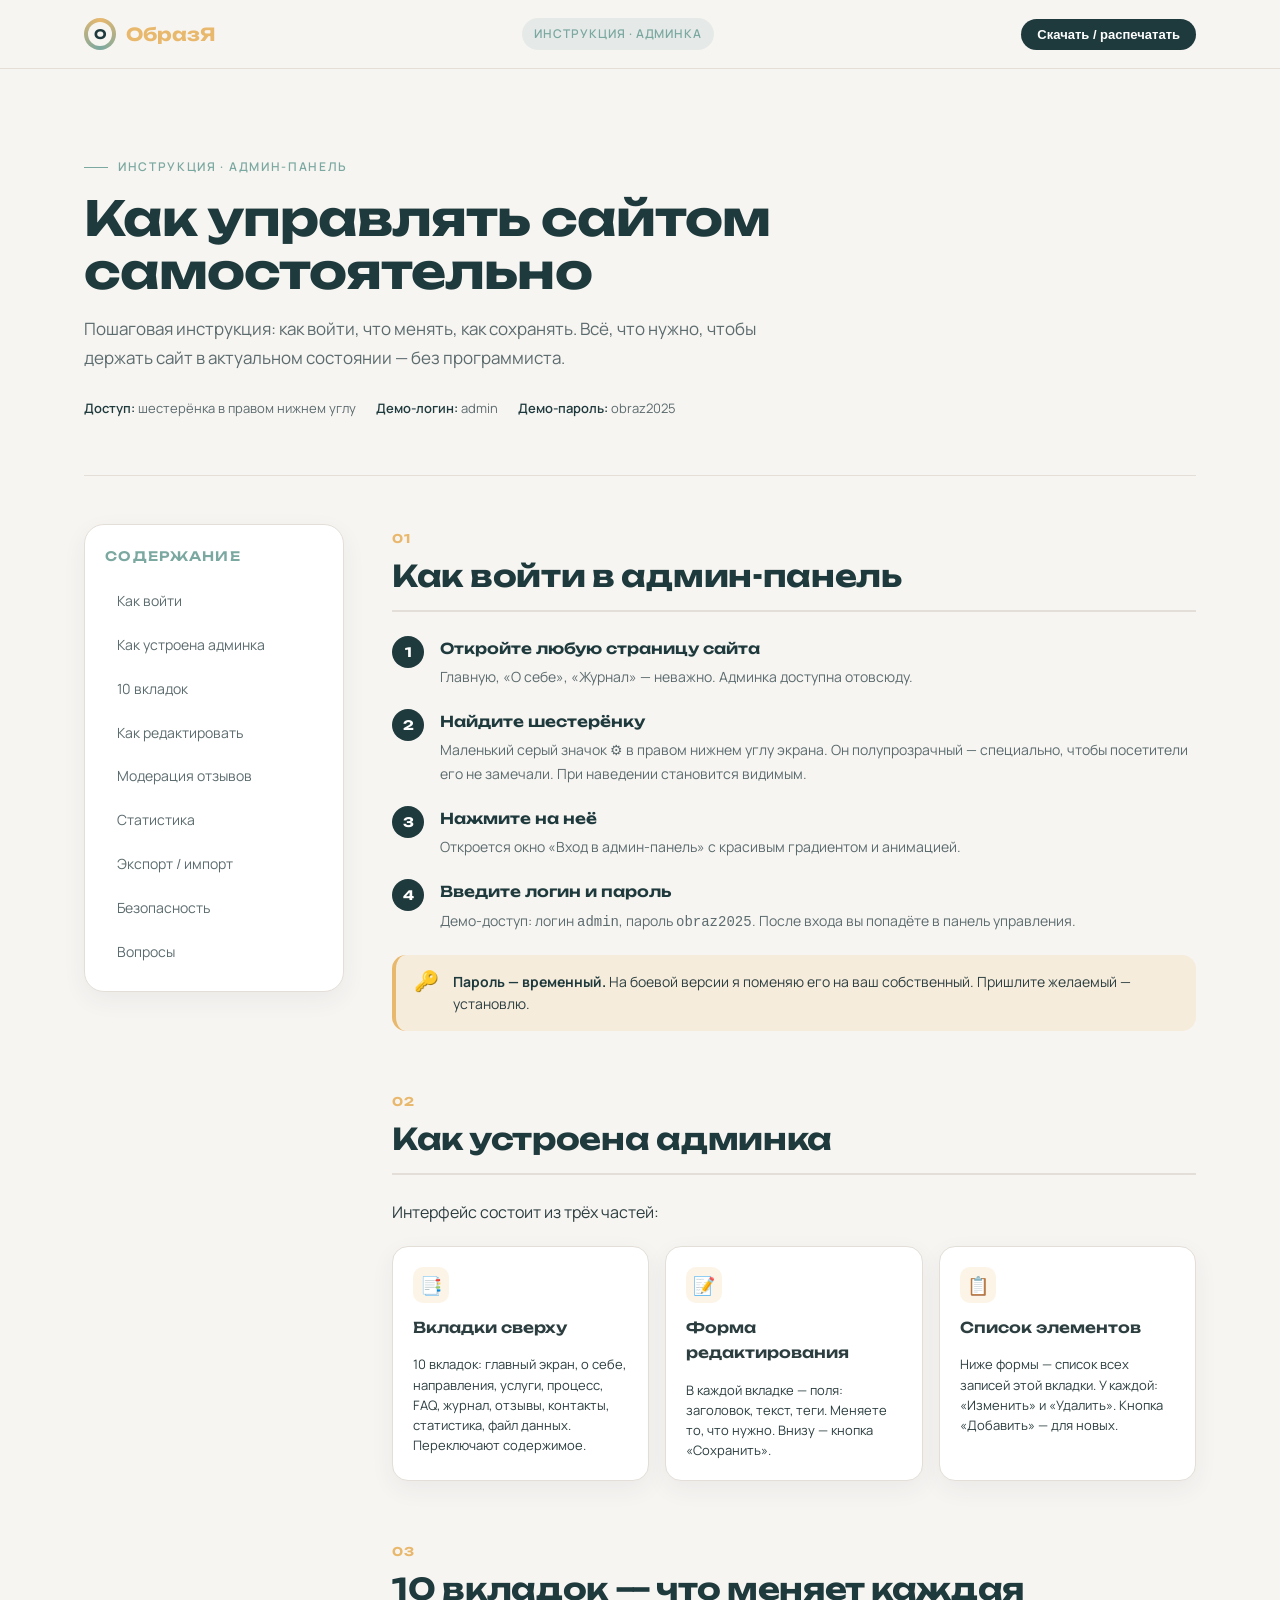
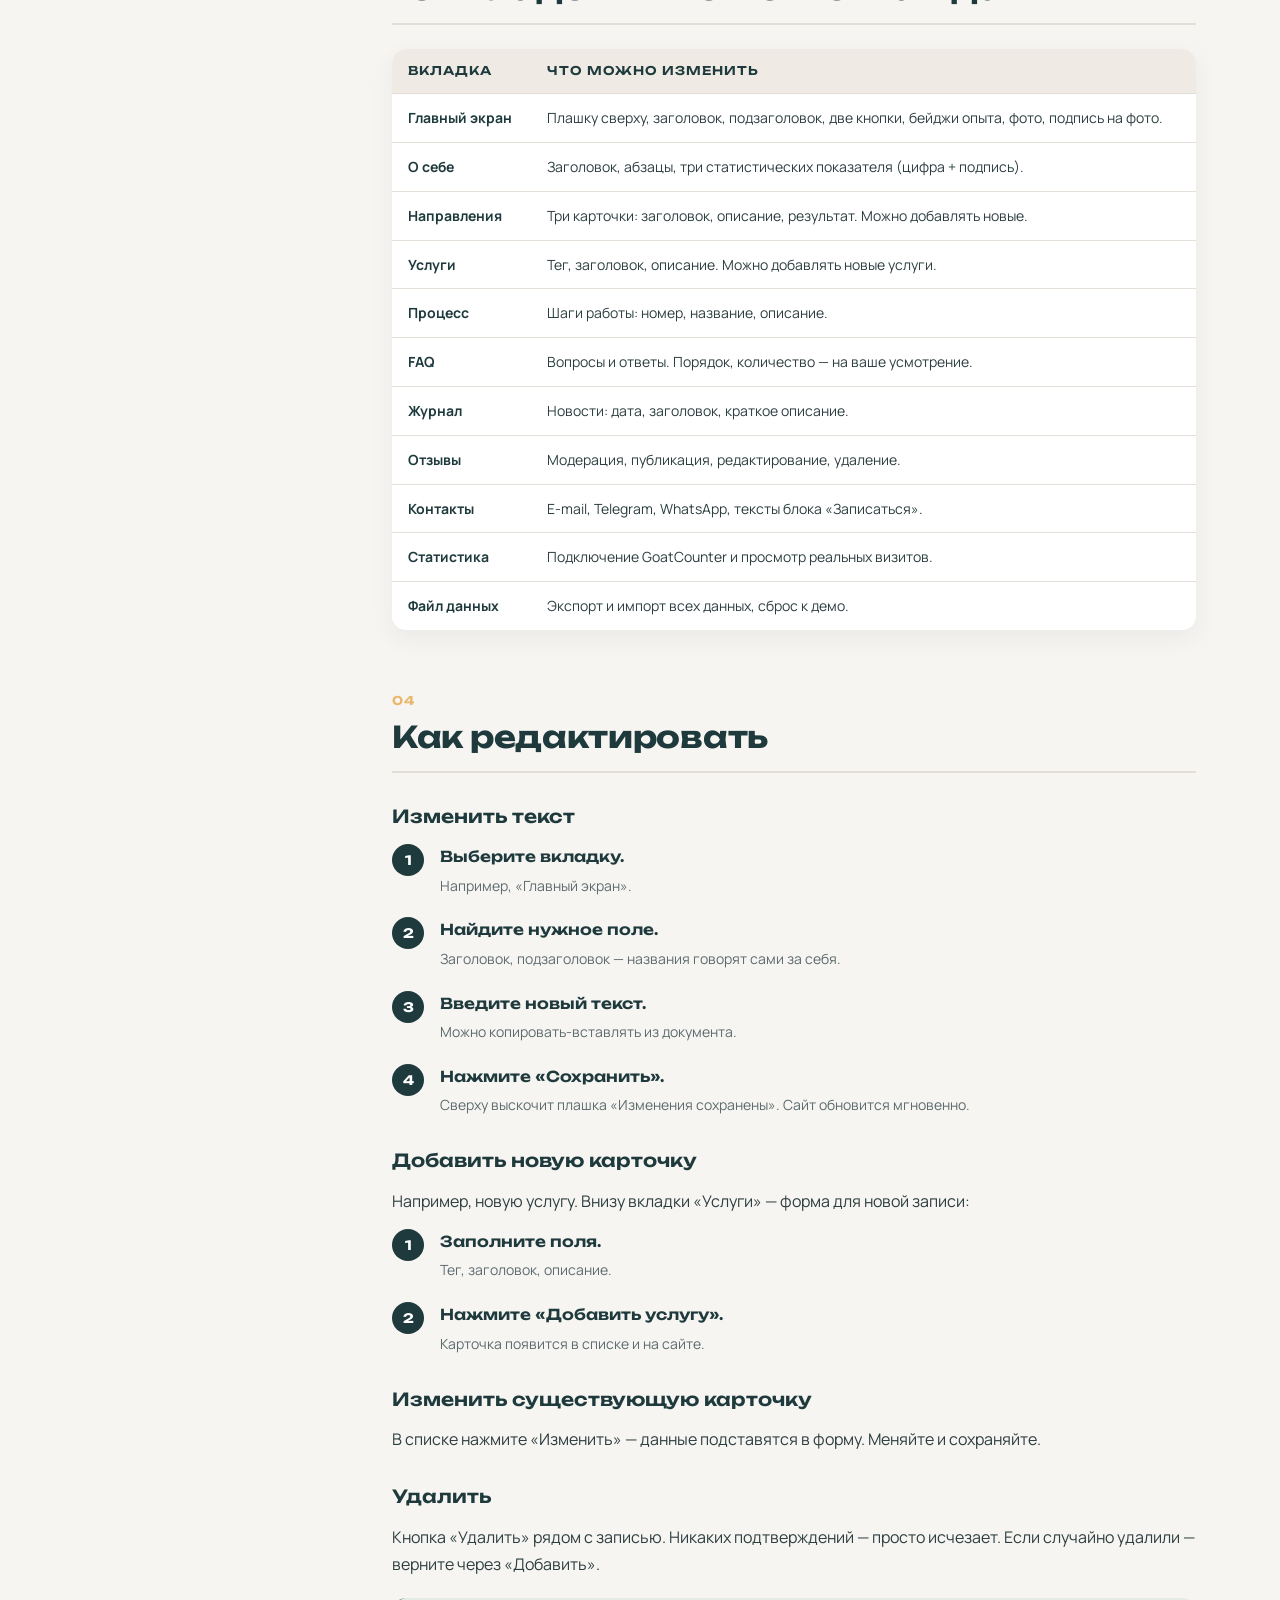
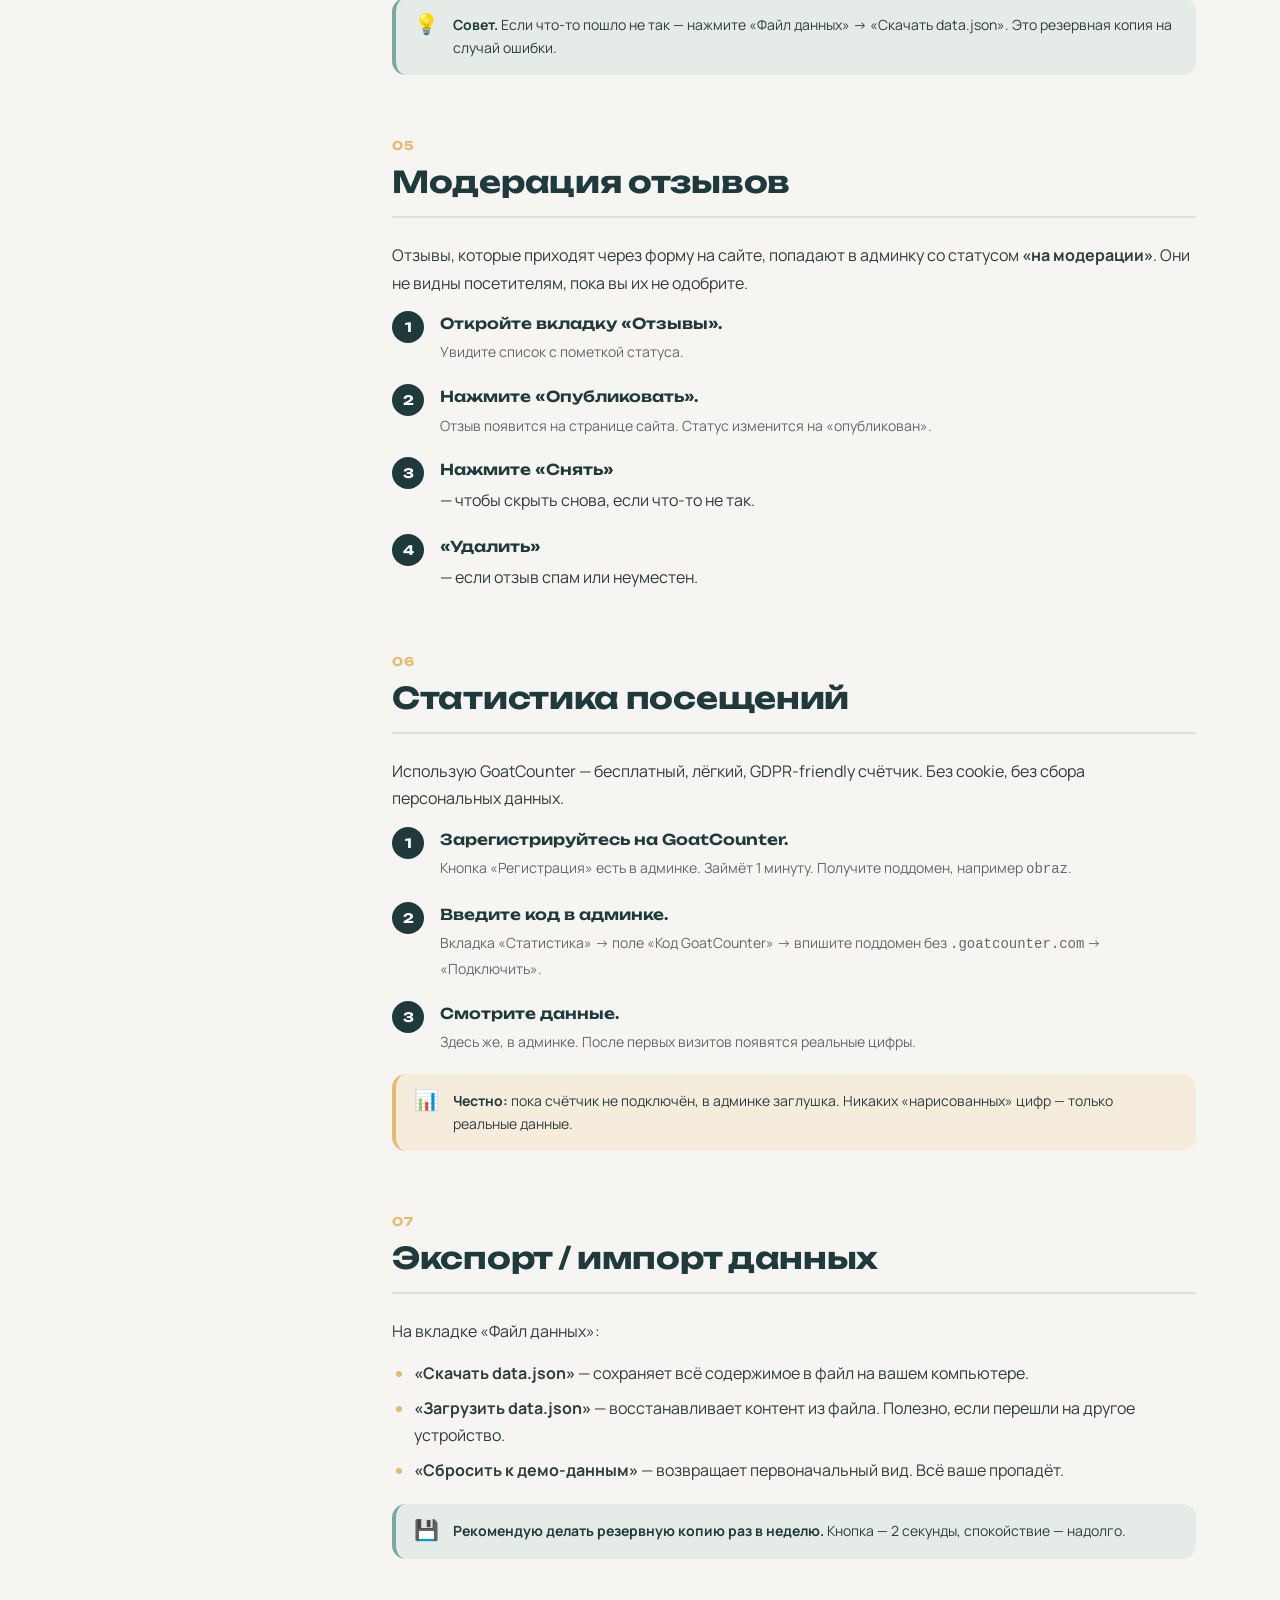
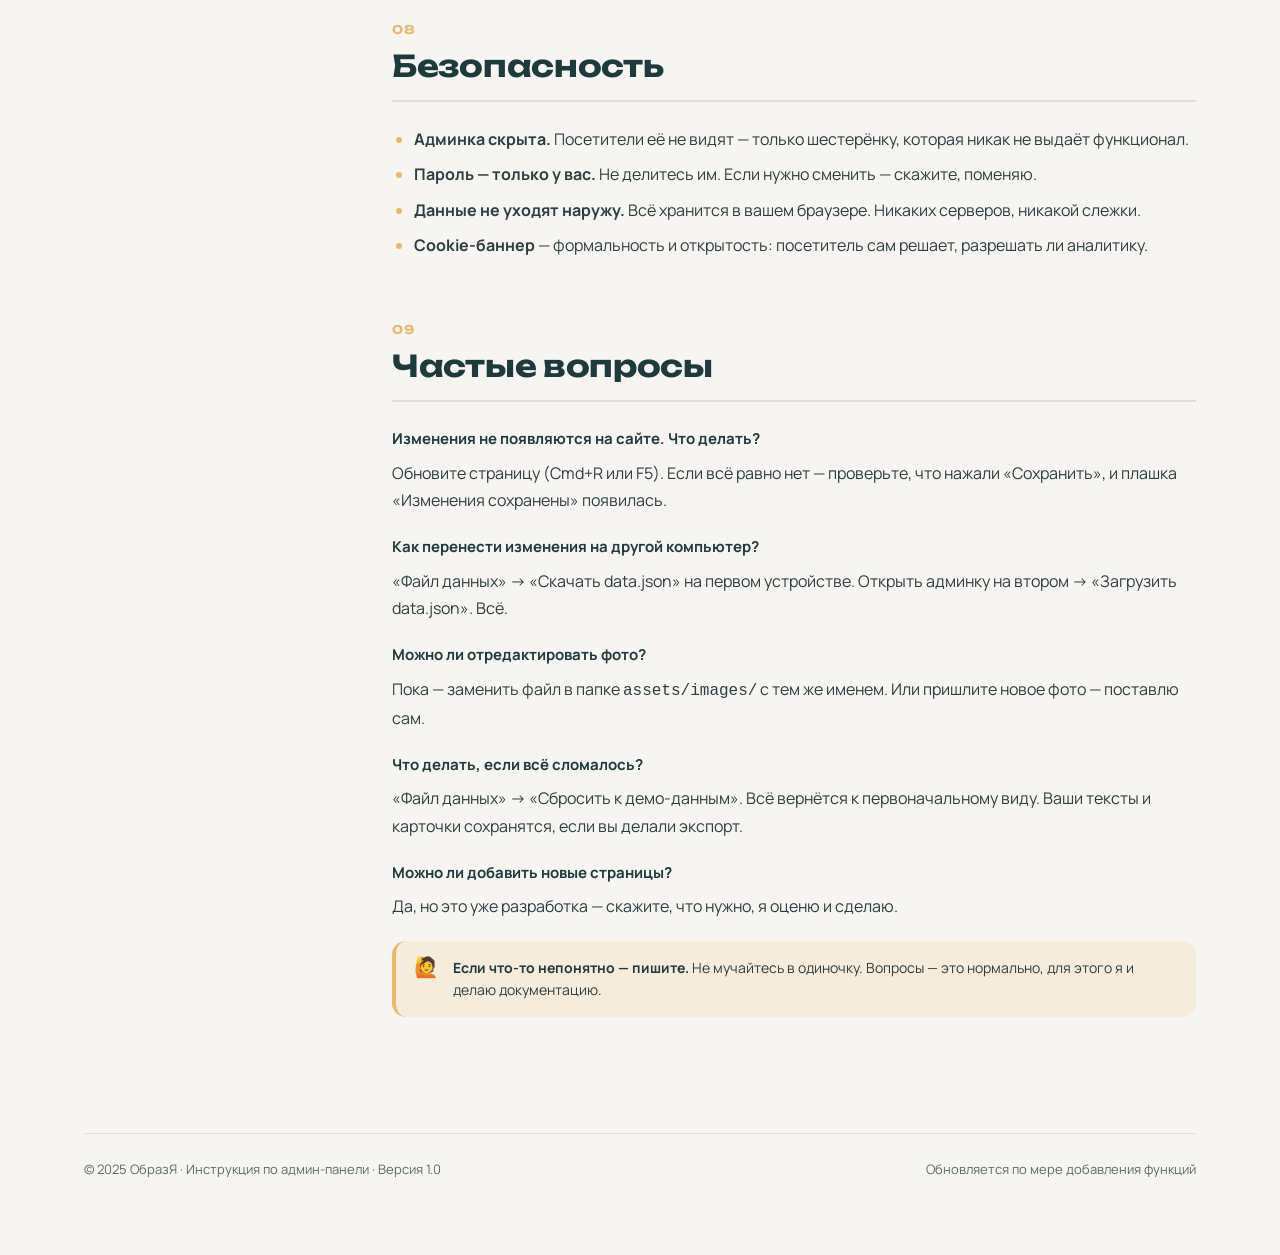
<file: docs/admin-guide.html>
<!DOCTYPE html>
<html lang="ru">
<head>
    <meta charset="UTF-8">
    <meta name="viewport" content="width=device-width, initial-scale=1.0">
    <title>Инструкция по админ-панели — ОбразЯ</title>
    <link rel="preconnect" href="https://fonts.googleapis.com">
    <link rel="preconnect" href="https://fonts.gstatic.com" crossorigin>
    <link href="https://fonts.googleapis.com/css2?family=Manrope:wght@400;500;600;700&family=Unbounded:wght@600;700&display=swap" rel="stylesheet">
    <link rel="stylesheet" href="doc-style.css">
</head>
<body>
    <header class="doc-header">
        <div class="doc-header__inner">
            <a href="welcome.html" class="doc-logo">
                <span class="doc-logo__mark"></span>
                <span>Образ<span>Я</span></span>
            </a>
            <span class="doc-header__tag">Инструкция · Админка</span>
            <button class="doc-header__print" onclick="window.print()">Скачать / распечатать</button>
        </div>
    </header>

    <main class="doc-main">
        <div class="doc-hero">
            <p class="doc-hero__eyebrow">Инструкция · Админ-панель</p>
            <h1 class="doc-hero__title">Как управлять сайтом самостоятельно</h1>
            <p class="doc-hero__text">Пошаговая инструкция: как войти, что менять, как сохранять. Всё, что нужно, чтобы держать сайт в актуальном состоянии — без программиста.</p>
            <div class="doc-hero__meta">
                <span><strong>Доступ:</strong> шестерёнка в правом нижнем углу</span>
                <span><strong>Демо-логин:</strong> admin</span>
                <span><strong>Демо-пароль:</strong> obraz2025</span>
            </div>
        </div>

        <div class="doc-layout">
            <aside class="doc-toc">
                <p class="doc-toc__title">Содержание</p>
                <ul class="doc-toc__list">
                    <li><a href="#login">Как войти</a></li>
                    <li><a href="#interface">Как устроена админка</a></li>
                    <li><a href="#tabs">10 вкладок</a></li>
                    <li><a href="#howto">Как редактировать</a></li>
                    <li><a href="#reviews">Модерация отзывов</a></li>
                    <li><a href="#stats">Статистика</a></li>
                    <li><a href="#export">Экспорт / импорт</a></li>
                    <li><a href="#safety">Безопасность</a></li>
                    <li><a href="#faq">Вопросы</a></li>
                </ul>
            </aside>

            <article>
                <section class="doc-section" id="login">
                    <div class="doc-section__head">
                        <span class="doc-section__num">01</span>
                        <h2 class="doc-section__title">Как войти в админ-панель</h2>
                    </div>
                    <ol class="doc-steps">
                        <li>
                            <strong>Откройте любую страницу сайта</strong>
                            <p>Главную, «О себе», «Журнал» — неважно. Админка доступна отовсюду.</p>
                        </li>
                        <li>
                            <strong>Найдите шестерёнку</strong>
                            <p>Маленький серый значок ⚙ в правом нижнем углу экрана. Он полупрозрачный — специально, чтобы посетители его не замечали. При наведении становится видимым.</p>
                        </li>
                        <li>
                            <strong>Нажмите на неё</strong>
                            <p>Откроется окно «Вход в админ-панель» с красивым градиентом и анимацией.</p>
                        </li>
                        <li>
                            <strong>Введите логин и пароль</strong>
                            <p>Демо-доступ: логин <code>admin</code>, пароль <code>obraz2025</code>. После входа вы попадёте в панель управления.</p>
                        </li>
                    </ol>

                    <div class="doc-callout doc-callout--accent">
                        <span class="doc-callout__icon">🔑</span>
                        <p><strong>Пароль — временный.</strong> На боевой версии я поменяю его на ваш собственный. Пришлите желаемый — установлю.</p>
                    </div>
                </section>

                <section class="doc-section" id="interface">
                    <div class="doc-section__head">
                        <span class="doc-section__num">02</span>
                        <h2 class="doc-section__title">Как устроена админка</h2>
                    </div>
                    <p>Интерфейс состоит из трёх частей:</p>
                    <div class="doc-cards">
                        <div class="doc-card">
                            <div class="doc-card__icon">📑</div>
                            <p class="doc-card__title">Вкладки сверху</p>
                            <p class="doc-card__text">10 вкладок: главный экран, о себе, направления, услуги, процесс, FAQ, журнал, отзывы, контакты, статистика, файл данных. Переключают содержимое.</p>
                        </div>
                        <div class="doc-card">
                            <div class="doc-card__icon">📝</div>
                            <p class="doc-card__title">Форма редактирования</p>
                            <p class="doc-card__text">В каждой вкладке — поля: заголовок, текст, теги. Меняете то, что нужно. Внизу — кнопка «Сохранить».</p>
                        </div>
                        <div class="doc-card">
                            <div class="doc-card__icon">📋</div>
                            <p class="doc-card__title">Список элементов</p>
                            <p class="doc-card__text">Ниже формы — список всех записей этой вкладки. У каждой: «Изменить» и «Удалить». Кнопка «Добавить» — для новых.</p>
                        </div>
                    </div>
                </section>

                <section class="doc-section" id="tabs">
                    <div class="doc-section__head">
                        <span class="doc-section__num">03</span>
                        <h2 class="doc-section__title">10 вкладок — что меняет каждая</h2>
                    </div>
                    <table class="doc-table">
                        <thead><tr><th>Вкладка</th><th>Что можно изменить</th></tr></thead>
                        <tbody>
                            <tr><td><strong>Главный экран</strong></td><td>Плашку сверху, заголовок, подзаголовок, две кнопки, бейджи опыта, фото, подпись на фото.</td></tr>
                            <tr><td><strong>О себе</strong></td><td>Заголовок, абзацы, три статистических показателя (цифра + подпись).</td></tr>
                            <tr><td><strong>Направления</strong></td><td>Три карточки: заголовок, описание, результат. Можно добавлять новые.</td></tr>
                            <tr><td><strong>Услуги</strong></td><td>Тег, заголовок, описание. Можно добавлять новые услуги.</td></tr>
                            <tr><td><strong>Процесс</strong></td><td>Шаги работы: номер, название, описание.</td></tr>
                            <tr><td><strong>FAQ</strong></td><td>Вопросы и ответы. Порядок, количество — на ваше усмотрение.</td></tr>
                            <tr><td><strong>Журнал</strong></td><td>Новости: дата, заголовок, краткое описание.</td></tr>
                            <tr><td><strong>Отзывы</strong></td><td>Модерация, публикация, редактирование, удаление.</td></tr>
                            <tr><td><strong>Контакты</strong></td><td>E-mail, Telegram, WhatsApp, тексты блока «Записаться».</td></tr>
                            <tr><td><strong>Статистика</strong></td><td>Подключение GoatCounter и просмотр реальных визитов.</td></tr>
                            <tr><td><strong>Файл данных</strong></td><td>Экспорт и импорт всех данных, сброс к демо.</td></tr>
                        </tbody>
                    </table>
                </section>

                <section class="doc-section" id="howto">
                    <div class="doc-section__head">
                        <span class="doc-section__num">04</span>
                        <h2 class="doc-section__title">Как редактировать</h2>
                    </div>

                    <h3>Изменить текст</h3>
                    <ol class="doc-steps">
                        <li><strong>Выберите вкладку.</strong><p>Например, «Главный экран».</p></li>
                        <li><strong>Найдите нужное поле.</strong><p>Заголовок, подзаголовок — названия говорят сами за себя.</p></li>
                        <li><strong>Введите новый текст.</strong><p>Можно копировать-вставлять из документа.</p></li>
                        <li><strong>Нажмите «Сохранить».</strong><p>Сверху выскочит плашка «Изменения сохранены». Сайт обновится мгновенно.</p></li>
                    </ol>

                    <h3>Добавить новую карточку</h3>
                    <p>Например, новую услугу. Внизу вкладки «Услуги» — форма для новой записи:</p>
                    <ol class="doc-steps">
                        <li><strong>Заполните поля.</strong><p>Тег, заголовок, описание.</p></li>
                        <li><strong>Нажмите «Добавить услугу».</strong><p>Карточка появится в списке и на сайте.</p></li>
                    </ol>

                    <h3>Изменить существующую карточку</h3>
                    <p>В списке нажмите «Изменить» — данные подставятся в форму. Меняйте и сохраняйте.</p>

                    <h3>Удалить</h3>
                    <p>Кнопка «Удалить» рядом с записью. Никаких подтверждений — просто исчезает. Если случайно удалили — верните через «Добавить».</p>

                    <div class="doc-callout">
                        <span class="doc-callout__icon">💡</span>
                        <p><strong>Совет.</strong> Если что-то пошло не так — нажмите «Файл данных» → «Скачать data.json». Это резервная копия на случай ошибки.</p>
                    </div>
                </section>

                <section class="doc-section" id="reviews">
                    <div class="doc-section__head">
                        <span class="doc-section__num">05</span>
                        <h2 class="doc-section__title">Модерация отзывов</h2>
                    </div>
                    <p>Отзывы, которые приходят через форму на сайте, попадают в админку со статусом <strong>«на модерации»</strong>. Они не видны посетителям, пока вы их не одобрите.</p>
                    <ol class="doc-steps">
                        <li><strong>Откройте вкладку «Отзывы».</strong><p>Увидите список с пометкой статуса.</p></li>
                        <li><strong>Нажмите «Опубликовать».</strong><p>Отзыв появится на странице сайта. Статус изменится на «опубликован».</p></li>
                        <li><strong>Нажмите «Снять»</strong> — чтобы скрыть снова, если что-то не так.</li>
                        <li><strong>«Удалить»</strong> — если отзыв спам или неуместен.</li>
                    </ol>
                </section>

                <section class="doc-section" id="stats">
                    <div class="doc-section__head">
                        <span class="doc-section__num">06</span>
                        <h2 class="doc-section__title">Статистика посещений</h2>
                    </div>
                    <p>Использую GoatCounter — бесплатный, лёгкий, GDPR-friendly счётчик. Без cookie, без сбора персональных данных.</p>
                    <ol class="doc-steps">
                        <li><strong>Зарегистрируйтесь на GoatCounter.</strong><p>Кнопка «Регистрация» есть в админке. Займёт 1 минуту. Получите поддомен, например <code>obraz</code>.</p></li>
                        <li><strong>Введите код в админке.</strong><p>Вкладка «Статистика» → поле «Код GoatCounter» → впишите поддомен без <code>.goatcounter.com</code> → «Подключить».</p></li>
                        <li><strong>Смотрите данные.</strong><p>Здесь же, в админке. После первых визитов появятся реальные цифры.</p></li>
                    </ol>

                    <div class="doc-callout doc-callout--accent">
                        <span class="doc-callout__icon">📊</span>
                        <p><strong>Честно:</strong> пока счётчик не подключён, в админке заглушка. Никаких «нарисованных» цифр — только реальные данные.</p>
                    </div>
                </section>

                <section class="doc-section" id="export">
                    <div class="doc-section__head">
                        <span class="doc-section__num">07</span>
                        <h2 class="doc-section__title">Экспорт / импорт данных</h2>
                    </div>
                    <p>На вкладке «Файл данных»:</p>
                    <ul>
                        <li><strong>«Скачать data.json»</strong> — сохраняет всё содержимое в файл на вашем компьютере.</li>
                        <li><strong>«Загрузить data.json»</strong> — восстанавливает контент из файла. Полезно, если перешли на другое устройство.</li>
                        <li><strong>«Сбросить к демо-данным»</strong> — возвращает первоначальный вид. Всё ваше пропадёт.</li>
                    </ul>
                    <div class="doc-callout">
                        <span class="doc-callout__icon">💾</span>
                        <p><strong>Рекомендую делать резервную копию раз в неделю.</strong> Кнопка — 2 секунды, спокойствие — надолго.</p>
                    </div>
                </section>

                <section class="doc-section" id="safety">
                    <div class="doc-section__head">
                        <span class="doc-section__num">08</span>
                        <h2 class="doc-section__title">Безопасность</h2>
                    </div>
                    <ul>
                        <li><strong>Админка скрыта.</strong> Посетители её не видят — только шестерёнку, которая никак не выдаёт функционал.</li>
                        <li><strong>Пароль — только у вас.</strong> Не делитесь им. Если нужно сменить — скажите, поменяю.</li>
                        <li><strong>Данные не уходят наружу.</strong> Всё хранится в вашем браузере. Никаких серверов, никакой слежки.</li>
                        <li><strong>Cookie-баннер</strong> — формальность и открытость: посетитель сам решает, разрешать ли аналитику.</li>
                    </ul>
                </section>

                <section class="doc-section" id="faq">
                    <div class="doc-section__head">
                        <span class="doc-section__num">09</span>
                        <h2 class="doc-section__title">Частые вопросы</h2>
                    </div>

                    <h4>Изменения не появляются на сайте. Что делать?</h4>
                    <p>Обновите страницу (Cmd+R или F5). Если всё равно нет — проверьте, что нажали «Сохранить», и плашка «Изменения сохранены» появилась.</p>

                    <h4>Как перенести изменения на другой компьютер?</h4>
                    <p>«Файл данных» → «Скачать data.json» на первом устройстве. Открыть админку на втором → «Загрузить data.json». Всё.</p>

                    <h4>Можно ли отредактировать фото?</h4>
                    <p>Пока — заменить файл в папке <code>assets/images/</code> с тем же именем. Или пришлите новое фото — поставлю сам.</p>

                    <h4>Что делать, если всё сломалось?</h4>
                    <p>«Файл данных» → «Сбросить к демо-данным». Всё вернётся к первоначальному виду. Ваши тексты и карточки сохранятся, если вы делали экспорт.</p>

                    <h4>Можно ли добавить новые страницы?</h4>
                    <p>Да, но это уже разработка — скажите, что нужно, я оценю и сделаю.</p>

                    <div class="doc-callout doc-callout--accent">
                        <span class="doc-callout__icon">🙋</span>
                        <p><strong>Если что-то непонятно — пишите.</strong> Не мучайтесь в одиночку. Вопросы — это нормально, для этого я и делаю документацию.</p>
                    </div>
                </section>
            </article>
        </div>

        <div class="doc-footer">
            <span>© 2025 ОбразЯ · Инструкция по админ-панели · Версия 1.0</span>
            <span>Обновляется по мере добавления функций</span>
        </div>
    </main>
</body>
</html>
</file>
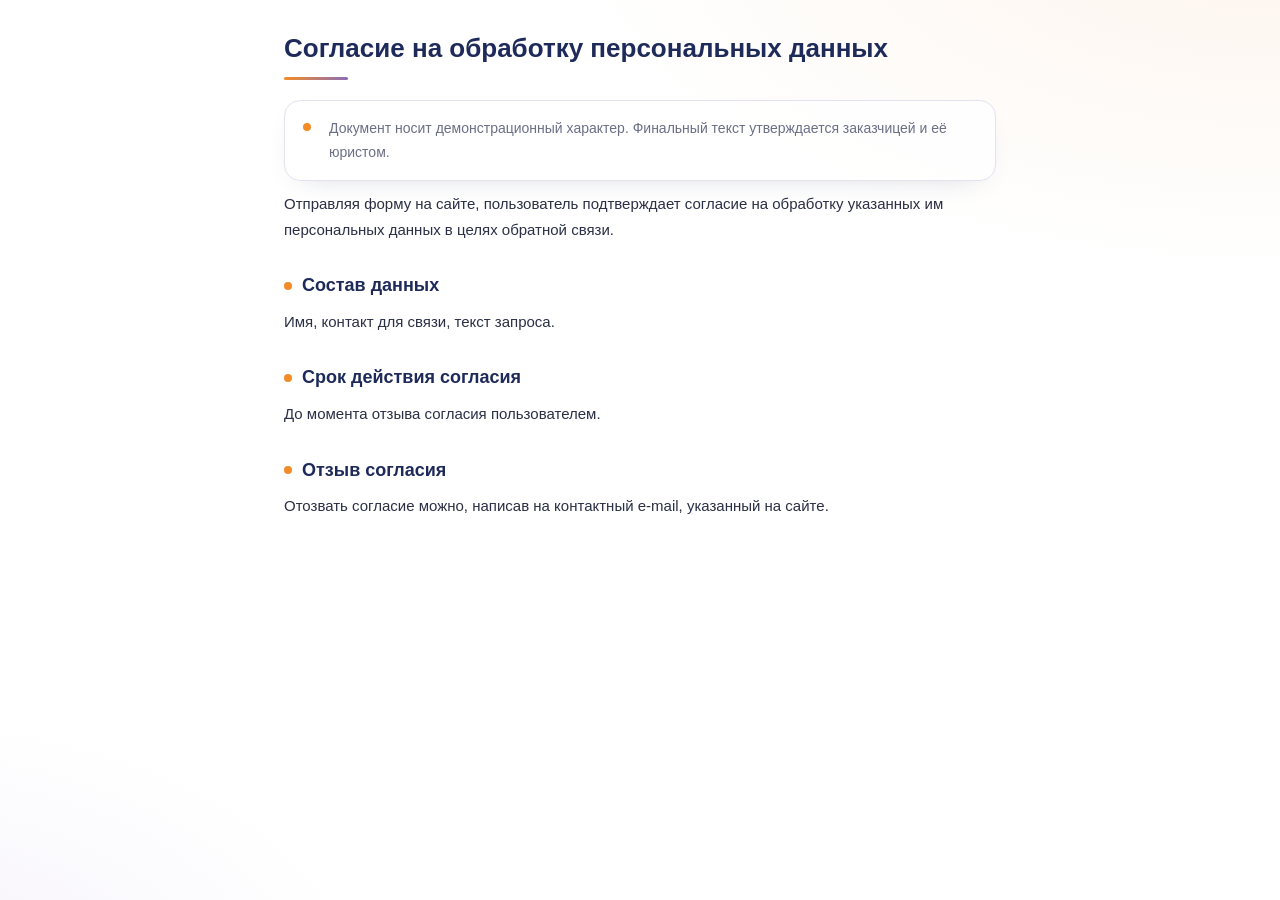
<file: docs/consent.html>
<!DOCTYPE html>
<html lang="ru">
<head>
    <meta charset="UTF-8">
    <meta name="viewport" content="width=device-width, initial-scale=1.0">
    <title>Согласие на обработку персональных данных — Абсолем ПроРост</title>
    <style>
        :root {
            --bg: #FFFFFF;
            --bg-accent1: #FDF4EC;
            --bg-accent2: #F4F1FA;
            --text: #2A2F45;
            --heading: #1E2A5A;
            --muted: #6B6F86;
            --accent: #F28C28;
            --secondary: #8B6DB8;
            --card: rgba(255,255,255,0.8);
            --card-border: #E5E1F0;
            --radius: 16px;
            --shadow: 0 10px 30px -18px rgba(30,42,90,0.25);
        }
        * { box-sizing: border-box; }
        html { -webkit-text-size-adjust: 100%; scroll-behavior: smooth; }
        body {
            font-family: -apple-system, "Segoe UI", Roboto, sans-serif;
            max-width: 760px;
            margin: 0 auto;
            padding: 32px 24px 56px;
            color: var(--text);
            line-height: 1.7;
            background:
                radial-gradient(1200px 600px at 100% -10%, var(--bg-accent1), transparent 60%),
                radial-gradient(900px 500px at -10% 110%, var(--bg-accent2), transparent 55%),
                var(--bg);
            min-height: 100vh;
            -webkit-font-smoothing: antialiased;
        }
        h1 {
            font-size: 26px;
            color: var(--heading);
            margin: 0 0 20px;
            line-height: 1.3;
            padding-bottom: 14px;
            position: relative;
        }
        h1::after {
            content: "";
            position: absolute;
            left: 0; bottom: 0;
            height: 3px; width: 64px;
            border-radius: 3px;
            background: linear-gradient(90deg, var(--accent), var(--secondary));
        }
        h2 {
            font-size: 18px;
            color: var(--heading);
            margin: 28px 0 8px;
            display: flex;
            align-items: center;
            gap: 10px;
        }
        h2::before {
            content: "";
            width: 8px; height: 8px;
            border-radius: 50%;
            background: var(--accent);
            flex: 0 0 auto;
        }
        p, li { font-size: 15px; }
        p { margin: 0 0 10px; }
        .note {
            background: var(--card);
            border: 1px solid var(--card-border);
            border-radius: var(--radius);
            padding: 16px 16px 16px 44px;
            font-size: 14px;
            color: var(--muted);
            box-shadow: var(--shadow);
            position: relative;
        }
        .note::before {
            content: "";
            position: absolute;
            left: 18px; top: 22px;
            width: 8px; height: 8px;
            border-radius: 50%;
            background: var(--accent);
        }
        @media (max-width: 520px) {
            body { padding: 24px 18px 48px; }
            h1 { font-size: 22px; }
            h2 { font-size: 16px; margin-top: 24px; }
            p, li { font-size: 14.5px; }
            .note { padding: 14px 14px 14px 40px; font-size: 13.5px; }
        }
    </style>
</head>
<body>
    <h1>Согласие на обработку персональных данных</h1>
    <p class="note">Документ носит демонстрационный характер. Финальный текст утверждается заказчицей и её юристом.</p>

    <p>Отправляя форму на сайте, пользователь подтверждает согласие на обработку указанных им персональных данных в целях обратной связи.</p>

    <h2>Состав данных</h2>
    <p>Имя, контакт для связи, текст запроса.</p>

    <h2>Срок действия согласия</h2>
    <p>До момента отзыва согласия пользователем.</p>

    <h2>Отзыв согласия</h2>
    <p>Отозвать согласие можно, написав на контактный e-mail, указанный на сайте.</p>
</body>
</html>
</file>
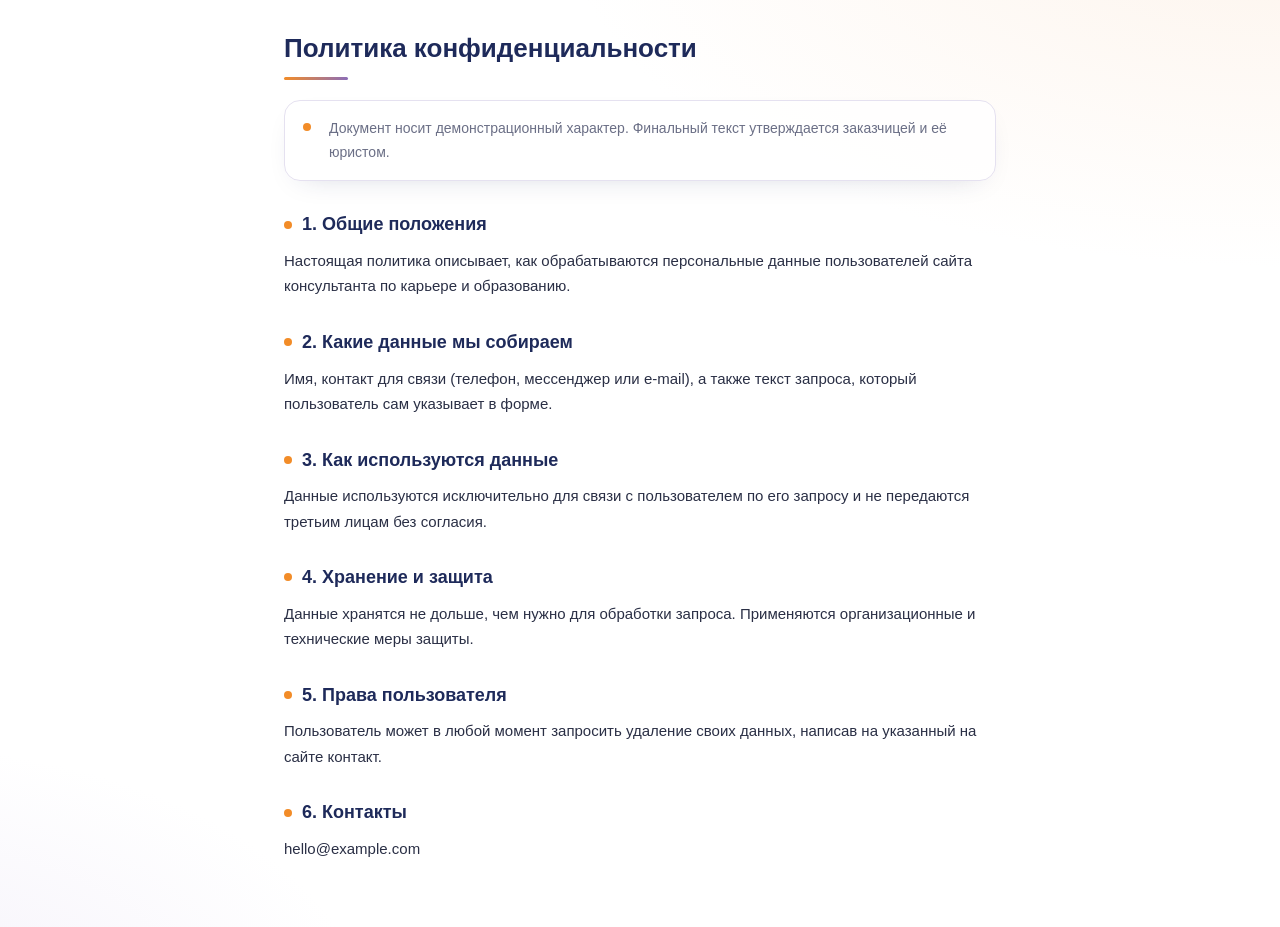
<file: docs/privacy.html>
<!DOCTYPE html>
<html lang="ru">
<head>
    <meta charset="UTF-8">
    <meta name="viewport" content="width=device-width, initial-scale=1.0">
    <title>Политика конфиденциальности — Абсолем ПроРост</title>
    <style>
        :root {
            --bg: #FFFFFF;
            --bg-accent1: #FDF4EC;
            --bg-accent2: #F4F1FA;
            --text: #2A2F45;
            --heading: #1E2A5A;
            --muted: #6B6F86;
            --accent: #F28C28;
            --accent-soft: rgba(242,140,40,0.14);
            --secondary: #8B6DB8;
            --card: rgba(255,255,255,0.8);
            --card-border: #E5E1F0;
            --radius: 16px;
            --shadow: 0 10px 30px -18px rgba(30,42,90,0.25);
        }
        * { box-sizing: border-box; }
        html { -webkit-text-size-adjust: 100%; scroll-behavior: smooth; }
        body {
            font-family: -apple-system, "Segoe UI", Roboto, sans-serif;
            max-width: 760px;
            margin: 0 auto;
            padding: 32px 24px 56px;
            color: var(--text);
            line-height: 1.7;
            background:
                radial-gradient(1200px 600px at 100% -10%, var(--bg-accent1), transparent 60%),
                radial-gradient(900px 500px at -10% 110%, var(--bg-accent2), transparent 55%),
                var(--bg);
            min-height: 100vh;
            -webkit-font-smoothing: antialiased;
        }
        h1 {
            font-size: 26px;
            color: var(--heading);
            margin: 0 0 20px;
            line-height: 1.3;
            padding-bottom: 14px;
            position: relative;
        }
        h1::after {
            content: "";
            position: absolute;
            left: 0; bottom: 0;
            height: 3px; width: 64px;
            border-radius: 3px;
            background: linear-gradient(90deg, var(--accent), var(--secondary));
        }
        h2 {
            font-size: 18px;
            color: var(--heading);
            margin: 28px 0 8px;
            display: flex;
            align-items: center;
            gap: 10px;
        }
        h2::before {
            content: "";
            width: 8px; height: 8px;
            border-radius: 50%;
            background: var(--accent);
            flex: 0 0 auto;
        }
        p, li { font-size: 15px; }
        p { margin: 0 0 10px; }
        a { color: var(--secondary); text-decoration: none; }
        a:hover { text-decoration: underline; }
        .note {
            background: var(--card);
            border: 1px solid var(--card-border);
            border-radius: var(--radius);
            padding: 16px 16px 16px 44px;
            font-size: 14px;
            color: var(--muted);
            box-shadow: var(--shadow);
            position: relative;
        }
        .note::before {
            content: "";
            position: absolute;
            left: 18px; top: 22px;
            width: 8px; height: 8px;
            border-radius: 50%;
            background: var(--accent);
        }
        @media (max-width: 520px) {
            body { padding: 24px 18px 48px; }
            h1 { font-size: 22px; }
            h2 { font-size: 16px; margin-top: 24px; }
            p, li { font-size: 14.5px; }
            .note { padding: 14px 14px 14px 40px; font-size: 13.5px; }
        }
    </style>
</head>
<body>
    <h1>Политика конфиденциальности</h1>
    <p class="note">Документ носит демонстрационный характер. Финальный текст утверждается заказчицей и её юристом.</p>

    <h2>1. Общие положения</h2>
    <p>Настоящая политика описывает, как обрабатываются персональные данные пользователей сайта консультанта по карьере и образованию.</p>

    <h2>2. Какие данные мы собираем</h2>
    <p>Имя, контакт для связи (телефон, мессенджер или e-mail), а также текст запроса, который пользователь сам указывает в форме.</p>

    <h2>3. Как используются данные</h2>
    <p>Данные используются исключительно для связи с пользователем по его запросу и не передаются третьим лицам без согласия.</p>

    <h2>4. Хранение и защита</h2>
    <p>Данные хранятся не дольше, чем нужно для обработки запроса. Применяются организационные и технические меры защиты.</p>

    <h2>5. Права пользователя</h2>
    <p>Пользователь может в любой момент запросить удаление своих данных, написав на указанный на сайте контакт.</p>

    <h2>6. Контакты</h2>
    <p>hello@example.com</p>
</body>
</html>
</file>
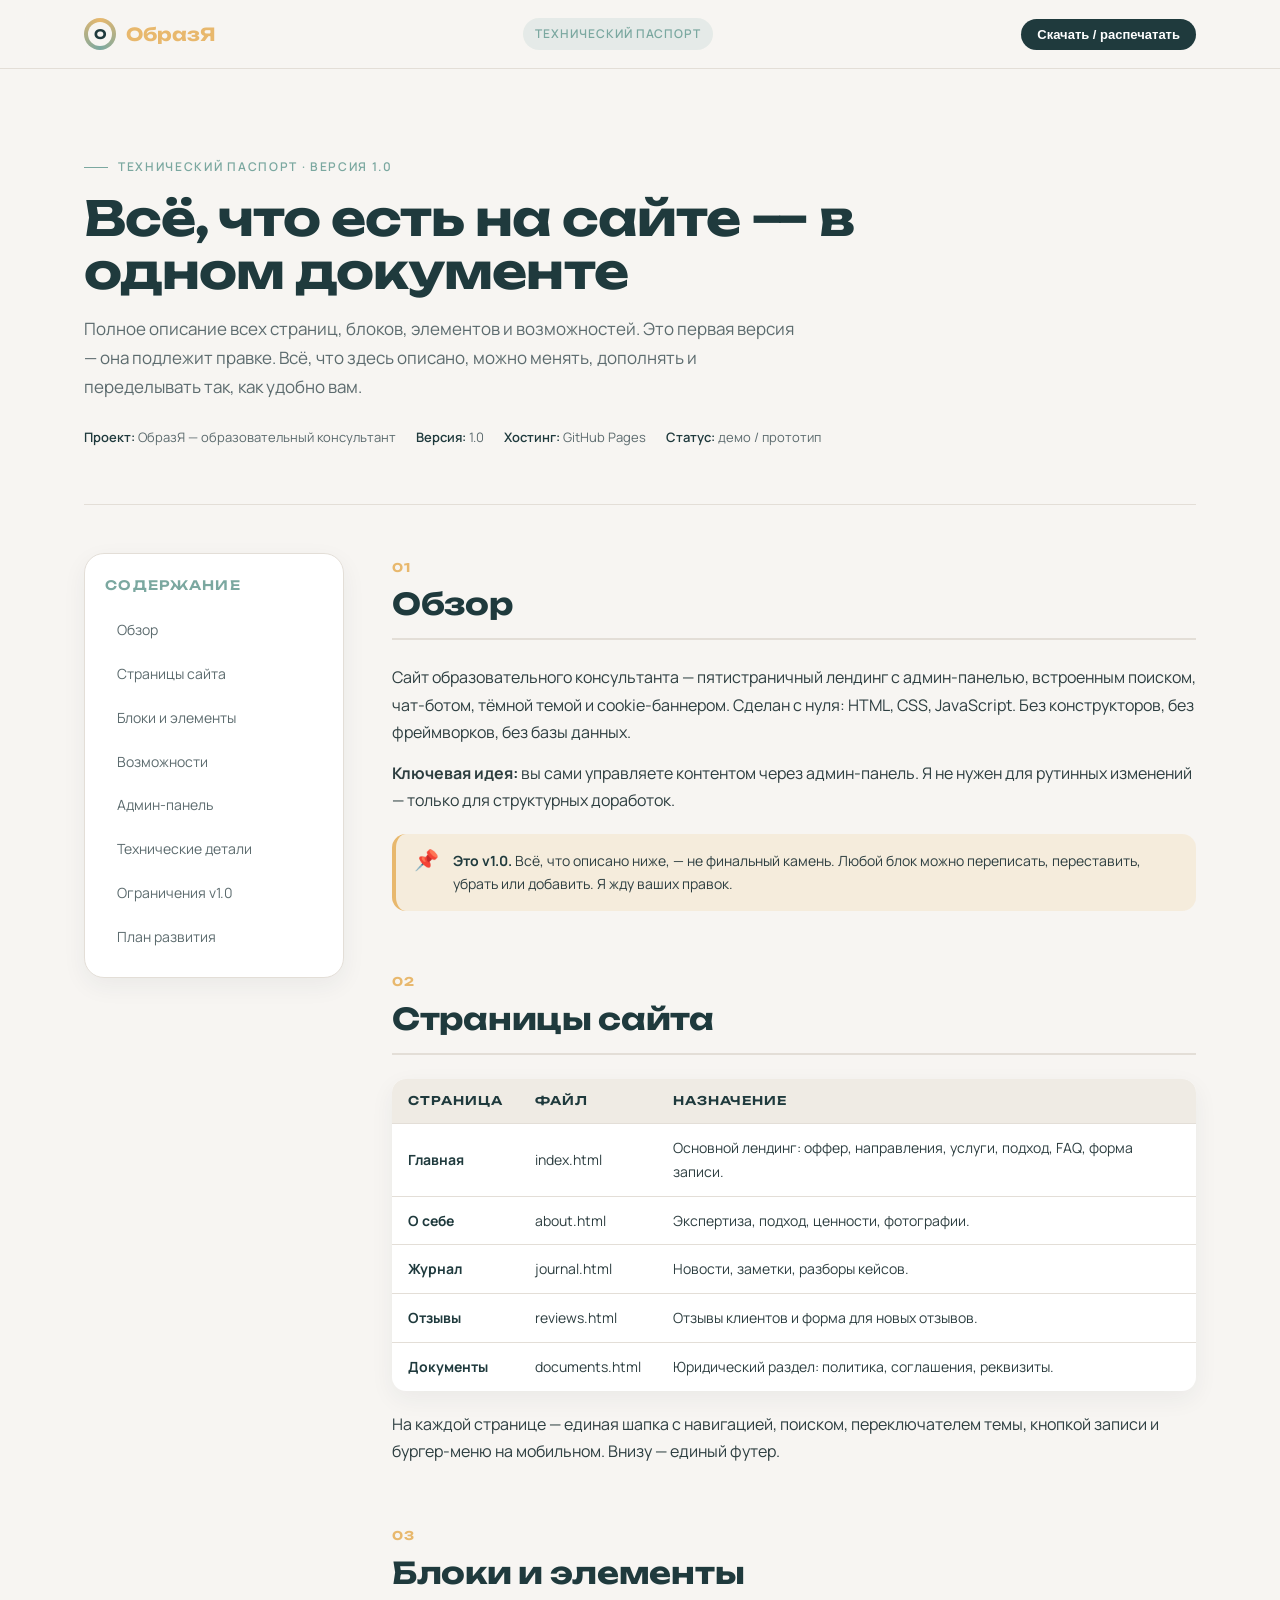
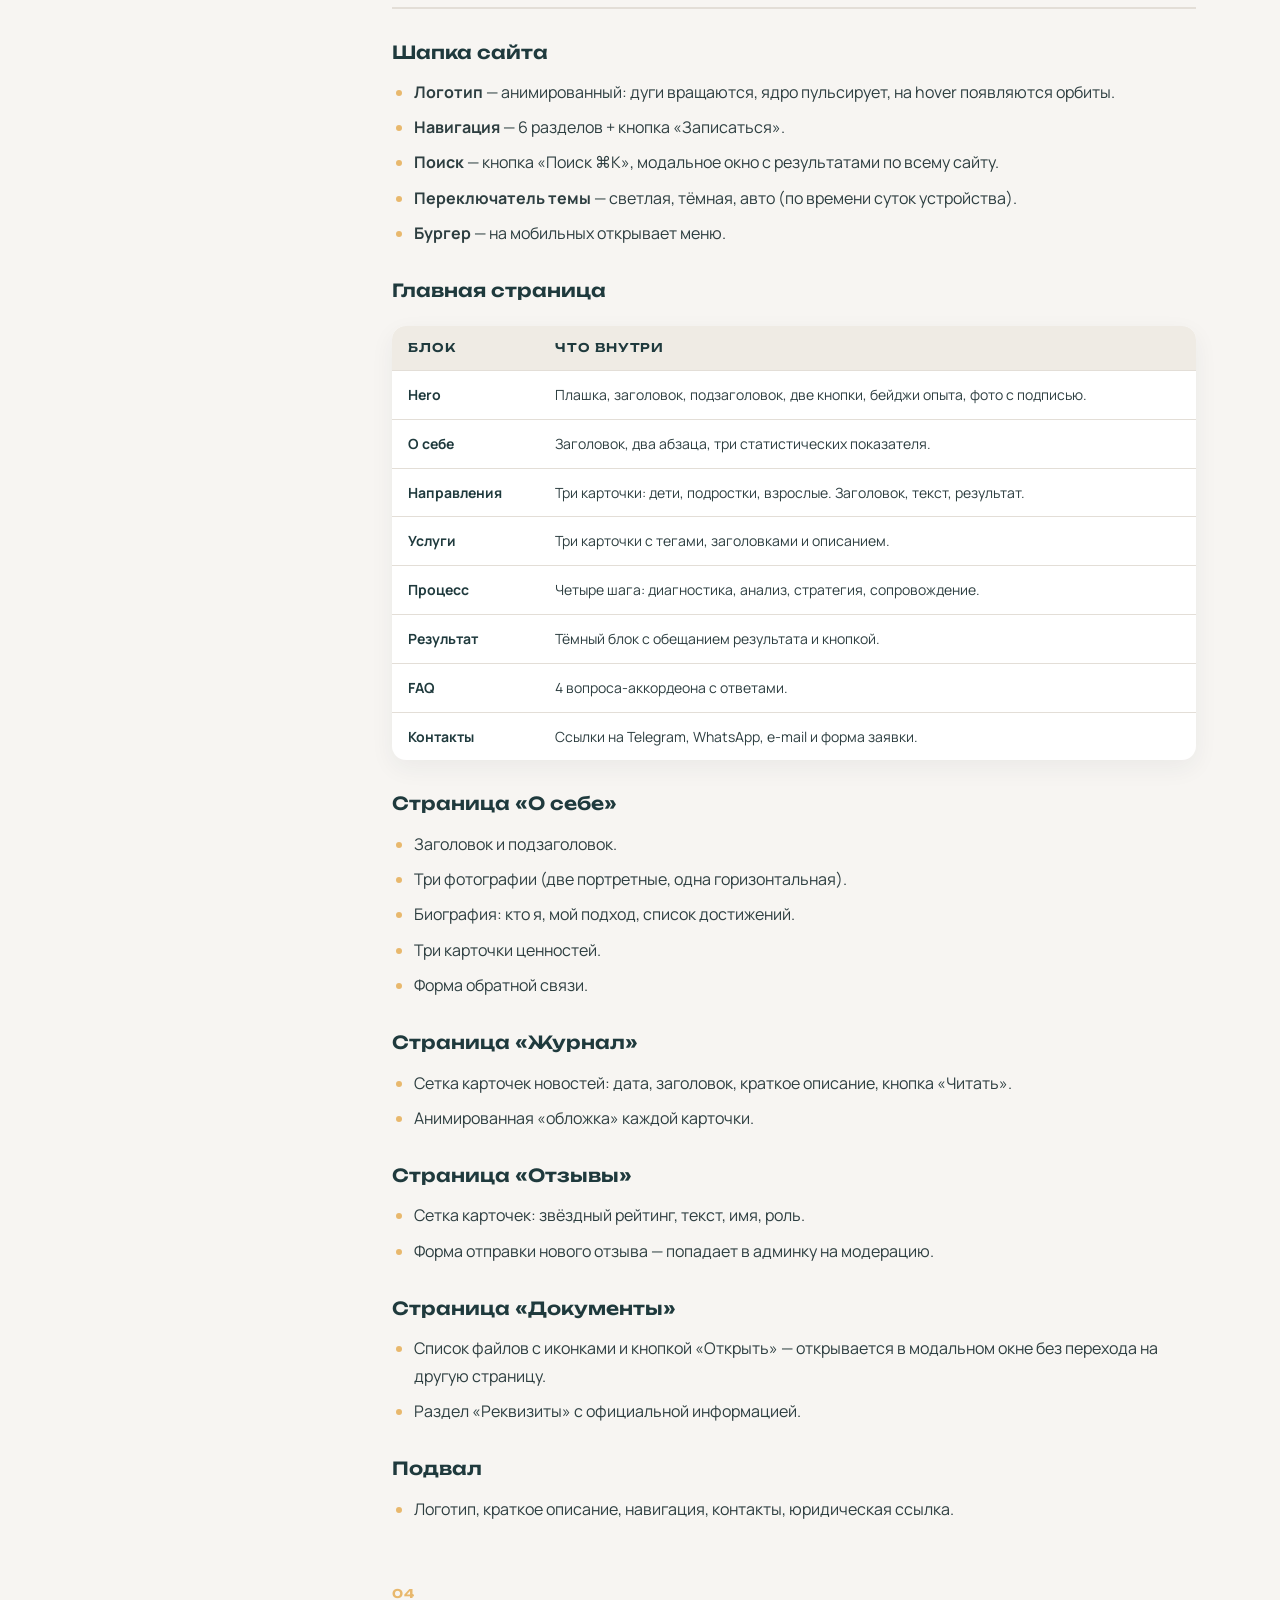
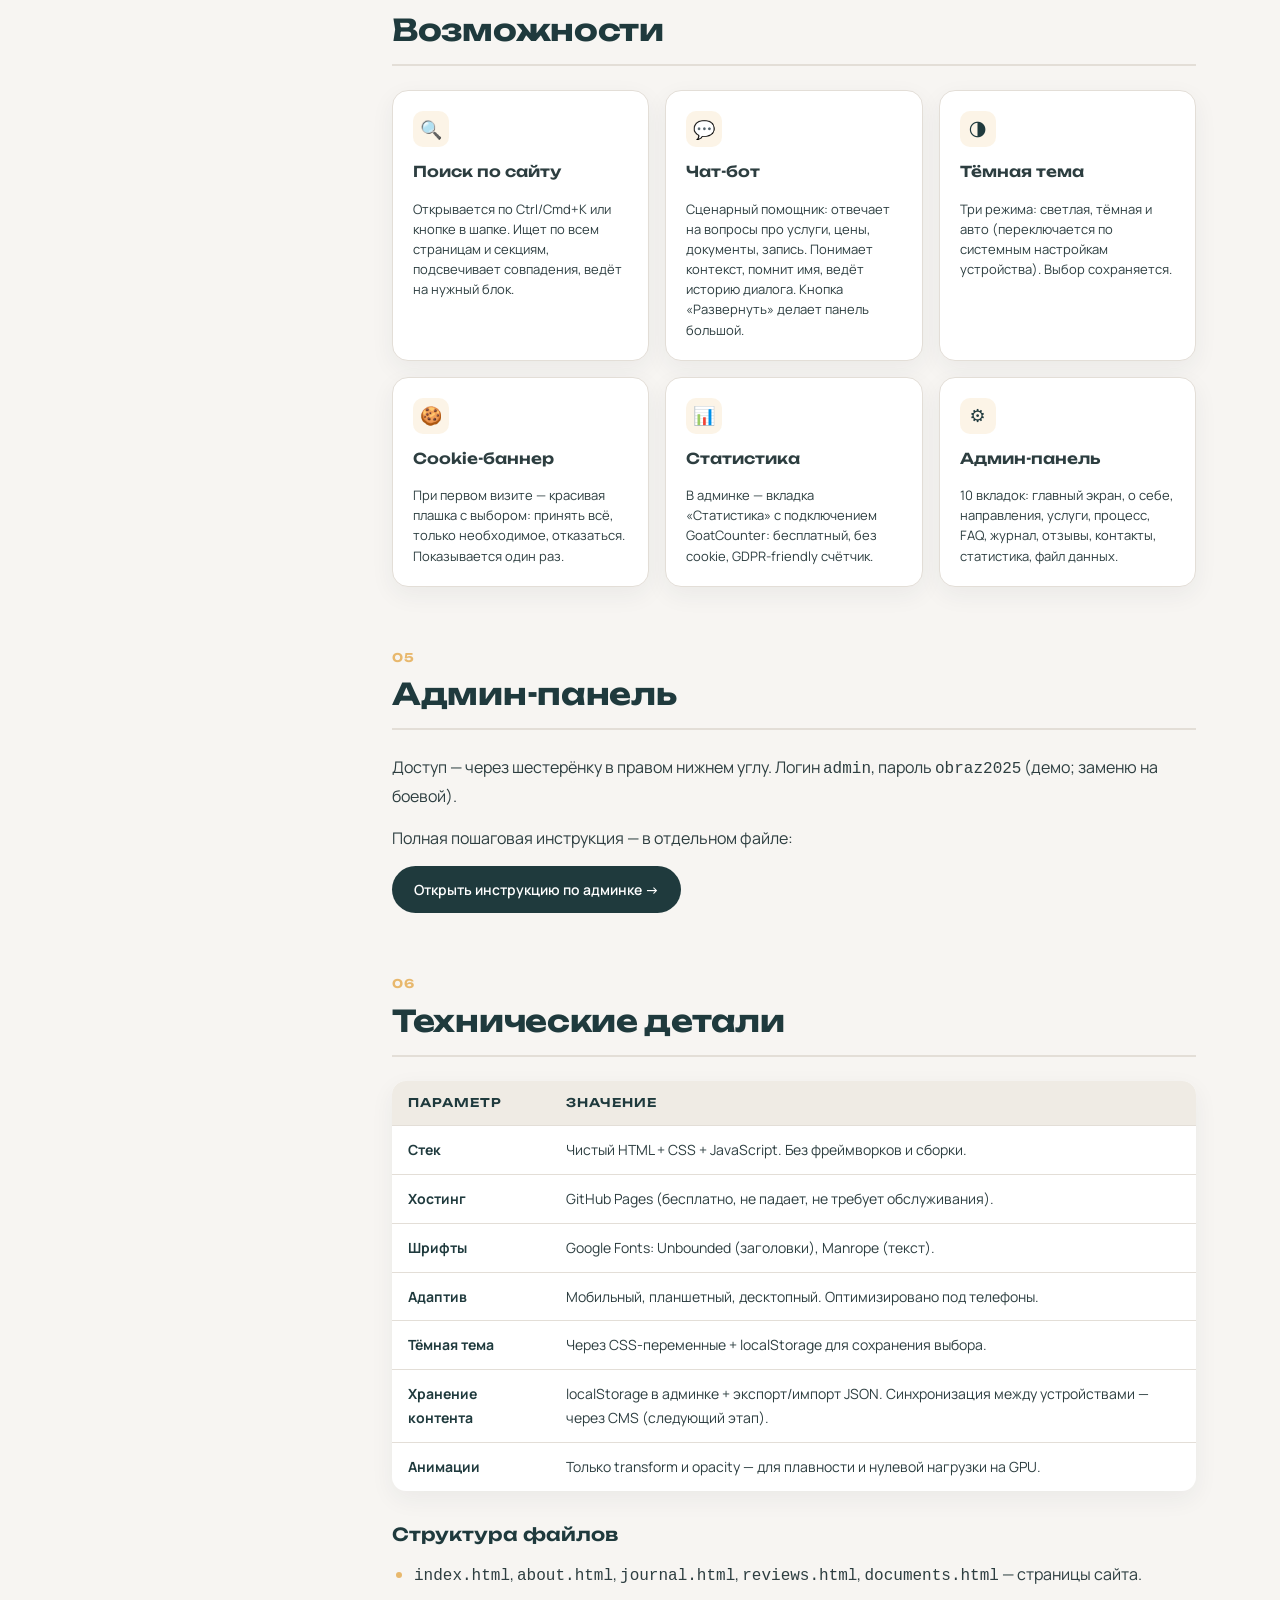
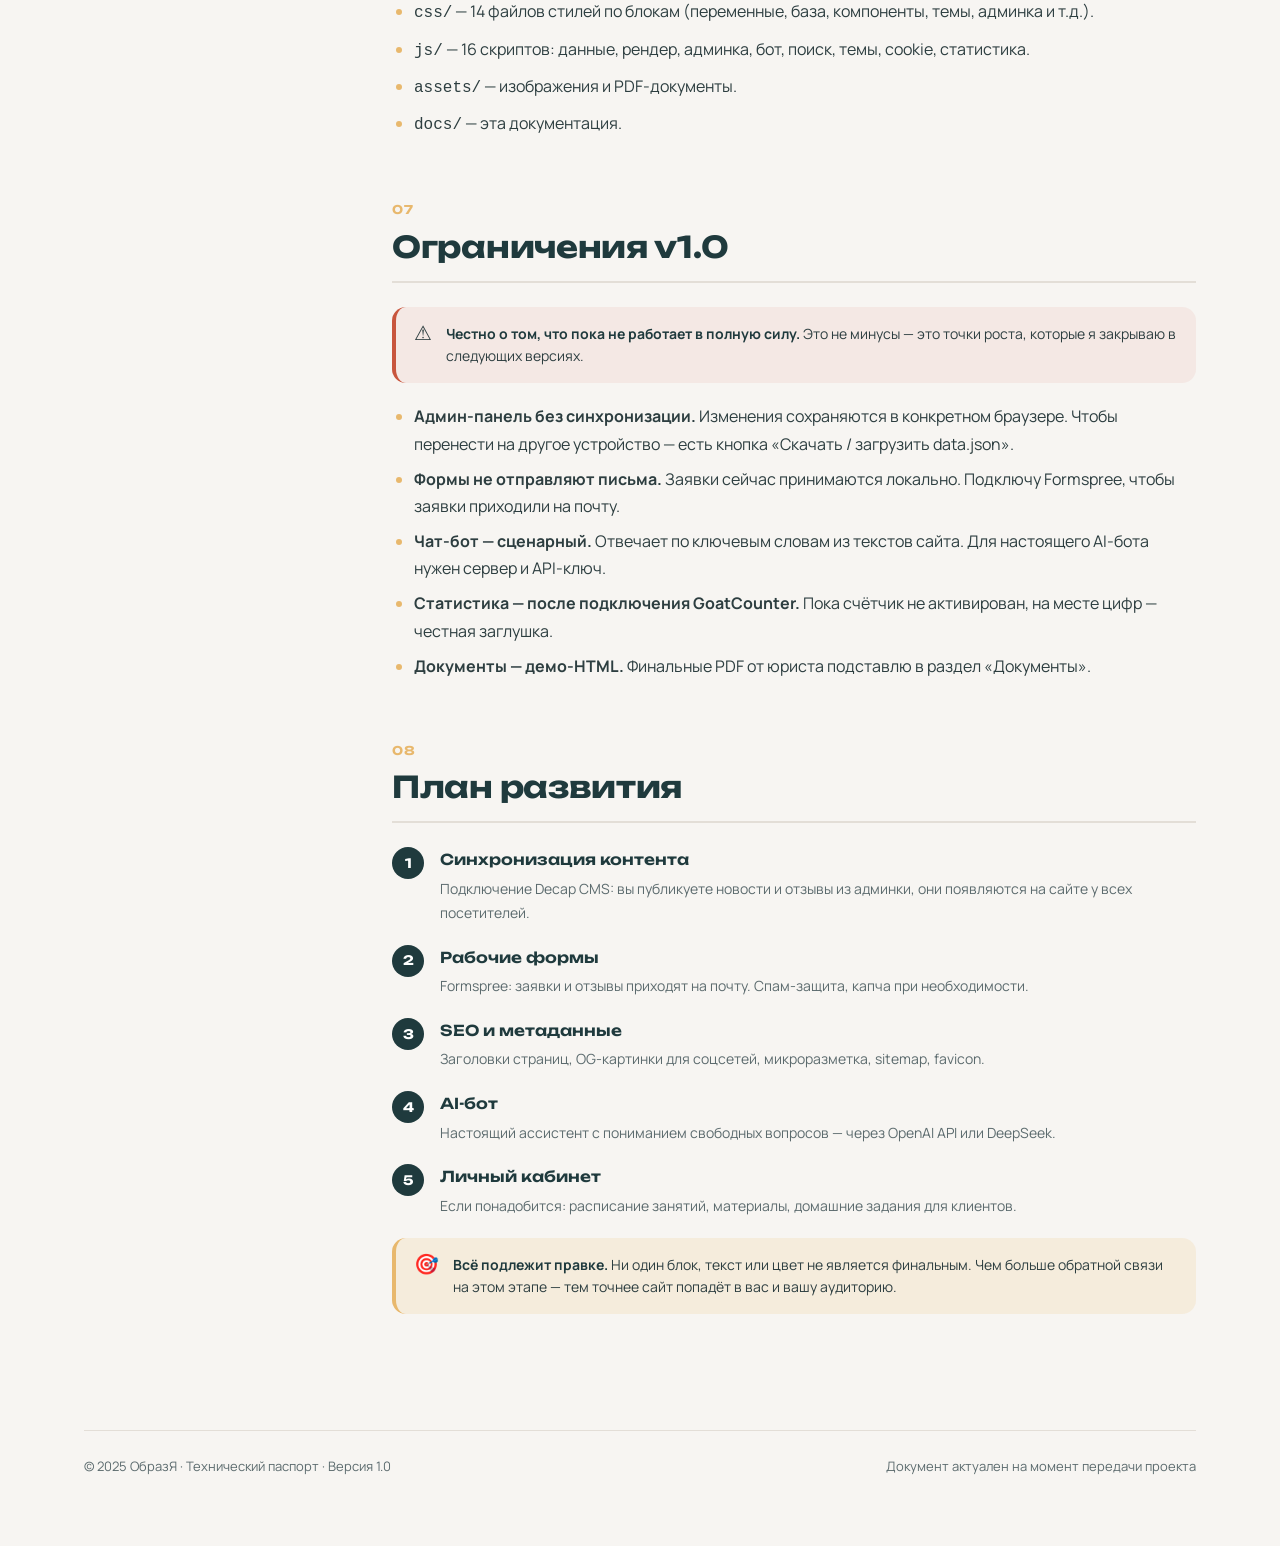
<file: docs/readme.html>
<!DOCTYPE html>
<html lang="ru">
<head>
    <meta charset="UTF-8">
    <meta name="viewport" content="width=device-width, initial-scale=1.0">
    <title>Технический паспорт сайта — ОбразЯ</title>
    <link rel="preconnect" href="https://fonts.googleapis.com">
    <link rel="preconnect" href="https://fonts.gstatic.com" crossorigin>
    <link href="https://fonts.googleapis.com/css2?family=Manrope:wght@400;500;600;700&family=Unbounded:wght@600;700&display=swap" rel="stylesheet">
    <link rel="stylesheet" href="doc-style.css">
</head>
<body>
    <header class="doc-header">
        <div class="doc-header__inner">
            <a href="welcome.html" class="doc-logo">
                <span class="doc-logo__mark"></span>
                <span>Образ<span>Я</span></span>
            </a>
            <span class="doc-header__tag">Технический паспорт</span>
            <button class="doc-header__print" onclick="window.print()">Скачать / распечатать</button>
        </div>
    </header>

    <main class="doc-main">
        <div class="doc-hero">
            <p class="doc-hero__eyebrow">Технический паспорт · Версия 1.0</p>
            <h1 class="doc-hero__title">Всё, что есть на сайте — в одном документе</h1>
            <p class="doc-hero__text">Полное описание всех страниц, блоков, элементов и возможностей. Это первая версия — она подлежит правке. Всё, что здесь описано, можно менять, дополнять и переделывать так, как удобно вам.</p>
            <div class="doc-hero__meta">
                <span><strong>Проект:</strong> ОбразЯ — образовательный консультант</span>
                <span><strong>Версия:</strong> 1.0</span>
                <span><strong>Хостинг:</strong> GitHub Pages</span>
                <span><strong>Статус:</strong> демо / прототип</span>
            </div>
        </div>

        <div class="doc-layout">
            <aside class="doc-toc">
                <p class="doc-toc__title">Содержание</p>
                <ul class="doc-toc__list">
                    <li><a href="#overview">Обзор</a></li>
                    <li><a href="#pages">Страницы сайта</a></li>
                    <li><a href="#blocks">Блоки и элементы</a></li>
                    <li><a href="#features">Возможности</a></li>
                    <li><a href="#admin">Админ-панель</a></li>
                    <li><a href="#tech">Технические детали</a></li>
                    <li><a href="#limits">Ограничения v1.0</a></li>
                    <li><a href="#plan">План развития</a></li>
                </ul>
            </aside>

            <article>
                <section class="doc-section" id="overview">
                    <div class="doc-section__head">
                        <span class="doc-section__num">01</span>
                        <h2 class="doc-section__title">Обзор</h2>
                    </div>
                    <p>Сайт образовательного консультанта — пятистраничный лендинг с админ-панелью, встроенным поиском, чат-ботом, тёмной темой и cookie-баннером. Сделан с нуля: HTML, CSS, JavaScript. Без конструкторов, без фреймворков, без базы данных.</p>
                    <p><strong>Ключевая идея:</strong> вы сами управляете контентом через админ-панель. Я не нужен для рутинных изменений — только для структурных доработок.</p>
                    <div class="doc-callout doc-callout--accent">
                        <span class="doc-callout__icon">📌</span>
                        <p><strong>Это v1.0.</strong> Всё, что описано ниже, — не финальный камень. Любой блок можно переписать, переставить, убрать или добавить. Я жду ваших правок.</p>
                    </div>
                </section>

                <section class="doc-section" id="pages">
                    <div class="doc-section__head">
                        <span class="doc-section__num">02</span>
                        <h2 class="doc-section__title">Страницы сайта</h2>
                    </div>
                    <table class="doc-table">
                        <thead><tr><th>Страница</th><th>Файл</th><th>Назначение</th></tr></thead>
                        <tbody>
                            <tr><td><strong>Главная</strong></td><td>index.html</td><td>Основной лендинг: оффер, направления, услуги, подход, FAQ, форма записи.</td></tr>
                            <tr><td><strong>О себе</strong></td><td>about.html</td><td>Экспертиза, подход, ценности, фотографии.</td></tr>
                            <tr><td><strong>Журнал</strong></td><td>journal.html</td><td>Новости, заметки, разборы кейсов.</td></tr>
                            <tr><td><strong>Отзывы</strong></td><td>reviews.html</td><td>Отзывы клиентов и форма для новых отзывов.</td></tr>
                            <tr><td><strong>Документы</strong></td><td>documents.html</td><td>Юридический раздел: политика, соглашения, реквизиты.</td></tr>
                        </tbody>
                    </table>
                    <p>На каждой странице — единая шапка с навигацией, поиском, переключателем темы, кнопкой записи и бургер-меню на мобильном. Внизу — единый футер.</p>
                </section>

                <section class="doc-section" id="blocks">
                    <div class="doc-section__head">
                        <span class="doc-section__num">03</span>
                        <h2 class="doc-section__title">Блоки и элементы</h2>
                    </div>

                    <h3>Шапка сайта</h3>
                    <ul>
                        <li><strong>Логотип</strong> — анимированный: дуги вращаются, ядро пульсирует, на hover появляются орбиты.</li>
                        <li><strong>Навигация</strong> — 6 разделов + кнопка «Записаться».</li>
                        <li><strong>Поиск</strong> — кнопка «Поиск ⌘K», модальное окно с результатами по всему сайту.</li>
                        <li><strong>Переключатель темы</strong> — светлая, тёмная, авто (по времени суток устройства).</li>
                        <li><strong>Бургер</strong> — на мобильных открывает меню.</li>
                    </ul>

                    <h3>Главная страница</h3>
                    <table class="doc-table">
                        <thead><tr><th>Блок</th><th>Что внутри</th></tr></thead>
                        <tbody>
                            <tr><td><strong>Hero</strong></td><td>Плашка, заголовок, подзаголовок, две кнопки, бейджи опыта, фото с подписью.</td></tr>
                            <tr><td><strong>О себе</strong></td><td>Заголовок, два абзаца, три статистических показателя.</td></tr>
                            <tr><td><strong>Направления</strong></td><td>Три карточки: дети, подростки, взрослые. Заголовок, текст, результат.</td></tr>
                            <tr><td><strong>Услуги</strong></td><td>Три карточки с тегами, заголовками и описанием.</td></tr>
                            <tr><td><strong>Процесс</strong></td><td>Четыре шага: диагностика, анализ, стратегия, сопровождение.</td></tr>
                            <tr><td><strong>Результат</strong></td><td>Тёмный блок с обещанием результата и кнопкой.</td></tr>
                            <tr><td><strong>FAQ</strong></td><td>4 вопроса-аккордеона с ответами.</td></tr>
                            <tr><td><strong>Контакты</strong></td><td>Ссылки на Telegram, WhatsApp, e-mail и форма заявки.</td></tr>
                        </tbody>
                    </table>

                    <h3>Страница «О себе»</h3>
                    <ul>
                        <li>Заголовок и подзаголовок.</li>
                        <li>Три фотографии (две портретные, одна горизонтальная).</li>
                        <li>Биография: кто я, мой подход, список достижений.</li>
                        <li>Три карточки ценностей.</li>
                        <li>Форма обратной связи.</li>
                    </ul>

                    <h3>Страница «Журнал»</h3>
                    <ul>
                        <li>Сетка карточек новостей: дата, заголовок, краткое описание, кнопка «Читать».</li>
                        <li>Анимированная «обложка» каждой карточки.</li>
                    </ul>

                    <h3>Страница «Отзывы»</h3>
                    <ul>
                        <li>Сетка карточек: звёздный рейтинг, текст, имя, роль.</li>
                        <li>Форма отправки нового отзыва — попадает в админку на модерацию.</li>
                    </ul>

                    <h3>Страница «Документы»</h3>
                    <ul>
                        <li>Список файлов с иконками и кнопкой «Открыть» — открывается в модальном окне без перехода на другую страницу.</li>
                        <li>Раздел «Реквизиты» с официальной информацией.</li>
                    </ul>

                    <h3>Подвал</h3>
                    <ul>
                        <li>Логотип, краткое описание, навигация, контакты, юридическая ссылка.</li>
                    </ul>
                </section>

                <section class="doc-section" id="features">
                    <div class="doc-section__head">
                        <span class="doc-section__num">04</span>
                        <h2 class="doc-section__title">Возможности</h2>
                    </div>
                    <div class="doc-cards">
                        <div class="doc-card">
                            <div class="doc-card__icon">🔍</div>
                            <p class="doc-card__title">Поиск по сайту</p>
                            <p class="doc-card__text">Открывается по Ctrl/Cmd+K или кнопке в шапке. Ищет по всем страницам и секциям, подсвечивает совпадения, ведёт на нужный блок.</p>
                        </div>
                        <div class="doc-card">
                            <div class="doc-card__icon">💬</div>
                            <p class="doc-card__title">Чат-бот</p>
                            <p class="doc-card__text">Сценарный помощник: отвечает на вопросы про услуги, цены, документы, запись. Понимает контекст, помнит имя, ведёт историю диалога. Кнопка «Развернуть» делает панель большой.</p>
                        </div>
                        <div class="doc-card">
                            <div class="doc-card__icon">🌗</div>
                            <p class="doc-card__title">Тёмная тема</p>
                            <p class="doc-card__text">Три режима: светлая, тёмная и авто (переключается по системным настройкам устройства). Выбор сохраняется.</p>
                        </div>
                        <div class="doc-card">
                            <div class="doc-card__icon">🍪</div>
                            <p class="doc-card__title">Cookie-баннер</p>
                            <p class="doc-card__text">При первом визите — красивая плашка с выбором: принять всё, только необходимое, отказаться. Показывается один раз.</p>
                        </div>
                        <div class="doc-card">
                            <div class="doc-card__icon">📊</div>
                            <p class="doc-card__title">Статистика</p>
                            <p class="doc-card__text">В админке — вкладка «Статистика» с подключением GoatCounter: бесплатный, без cookie, GDPR-friendly счётчик.</p>
                        </div>
                        <div class="doc-card">
                            <div class="doc-card__icon">⚙️</div>
                            <p class="doc-card__title">Админ-панель</p>
                            <p class="doc-card__text">10 вкладок: главный экран, о себе, направления, услуги, процесс, FAQ, журнал, отзывы, контакты, статистика, файл данных.</p>
                        </div>
                    </div>
                </section>

                <section class="doc-section" id="admin">
                    <div class="doc-section__head">
                        <span class="doc-section__num">05</span>
                        <h2 class="doc-section__title">Админ-панель</h2>
                    </div>
                    <p>Доступ — через шестерёнку в правом нижнем углу. Логин <code>admin</code>, пароль <code>obraz2025</code> (демо; заменю на боевой).</p>
                    <p>Полная пошаговая инструкция — в отдельном файле:</p>
                    <a href="admin-guide.html" class="doc-btn">Открыть инструкцию по админке →</a>
                </section>

                <section class="doc-section" id="tech">
                    <div class="doc-section__head">
                        <span class="doc-section__num">06</span>
                        <h2 class="doc-section__title">Технические детали</h2>
                    </div>
                    <table class="doc-table">
                        <thead><tr><th>Параметр</th><th>Значение</th></tr></thead>
                        <tbody>
                            <tr><td><strong>Стек</strong></td><td>Чистый HTML + CSS + JavaScript. Без фреймворков и сборки.</td></tr>
                            <tr><td><strong>Хостинг</strong></td><td>GitHub Pages (бесплатно, не падает, не требует обслуживания).</td></tr>
                            <tr><td><strong>Шрифты</strong></td><td>Google Fonts: Unbounded (заголовки), Manrope (текст).</td></tr>
                            <tr><td><strong>Адаптив</strong></td><td>Мобильный, планшетный, десктопный. Оптимизировано под телефоны.</td></tr>
                            <tr><td><strong>Тёмная тема</strong></td><td>Через CSS-переменные + localStorage для сохранения выбора.</td></tr>
                            <tr><td><strong>Хранение контента</strong></td><td>localStorage в админке + экспорт/импорт JSON. Синхронизация между устройствами — через CMS (следующий этап).</td></tr>
                            <tr><td><strong>Анимации</strong></td><td>Только transform и opacity — для плавности и нулевой нагрузки на GPU.</td></tr>
                        </tbody>
                    </table>

                    <h3>Структура файлов</h3>
                    <ul>
                        <li><code>index.html</code>, <code>about.html</code>, <code>journal.html</code>, <code>reviews.html</code>, <code>documents.html</code> — страницы сайта.</li>
                        <li><code>css/</code> — 14 файлов стилей по блокам (переменные, база, компоненты, темы, админка и т.д.).</li>
                        <li><code>js/</code> — 16 скриптов: данные, рендер, админка, бот, поиск, темы, cookie, статистика.</li>
                        <li><code>assets/</code> — изображения и PDF-документы.</li>
                        <li><code>docs/</code> — эта документация.</li>
                    </ul>
                </section>

                <section class="doc-section" id="limits">
                    <div class="doc-section__head">
                        <span class="doc-section__num">07</span>
                        <h2 class="doc-section__title">Ограничения v1.0</h2>
                    </div>
                    <div class="doc-callout doc-callout--warn">
                        <span class="doc-callout__icon">⚠️</span>
                        <p><strong>Честно о том, что пока не работает в полную силу.</strong> Это не минусы — это точки роста, которые я закрываю в следующих версиях.</p>
                    </div>
                    <ul>
                        <li><strong>Админ-панель без синхронизации.</strong> Изменения сохраняются в конкретном браузере. Чтобы перенести на другое устройство — есть кнопка «Скачать / загрузить data.json».</li>
                        <li><strong>Формы не отправляют письма.</strong> Заявки сейчас принимаются локально. Подключу Formspree, чтобы заявки приходили на почту.</li>
                        <li><strong>Чат-бот — сценарный.</strong> Отвечает по ключевым словам из текстов сайта. Для настоящего AI-бота нужен сервер и API-ключ.</li>
                        <li><strong>Статистика — после подключения GoatCounter.</strong> Пока счётчик не активирован, на месте цифр — честная заглушка.</li>
                        <li><strong>Документы — демо-HTML.</strong> Финальные PDF от юриста подставлю в раздел «Документы».</li>
                    </ul>
                </section>

                <section class="doc-section" id="plan">
                    <div class="doc-section__head">
                        <span class="doc-section__num">08</span>
                        <h2 class="doc-section__title">План развития</h2>
                    </div>
                    <ul class="doc-steps">
                        <li>
                            <strong>Синхронизация контента</strong>
                            <p>Подключение Decap CMS: вы публикуете новости и отзывы из админки, они появляются на сайте у всех посетителей.</p>
                        </li>
                        <li>
                            <strong>Рабочие формы</strong>
                            <p>Formspree: заявки и отзывы приходят на почту. Спам-защита, капча при необходимости.</p>
                        </li>
                        <li>
                            <strong>SEO и метаданные</strong>
                            <p>Заголовки страниц, OG-картинки для соцсетей, микроразметка, sitemap, favicon.</p>
                        </li>
                        <li>
                            <strong>AI-бот</strong>
                            <p>Настоящий ассистент с пониманием свободных вопросов — через OpenAI API или DeepSeek.</p>
                        </li>
                        <li>
                            <strong>Личный кабинет</strong>
                            <p>Если понадобится: расписание занятий, материалы, домашние задания для клиентов.</p>
                        </li>
                    </ul>

                    <div class="doc-callout doc-callout--accent">
                        <span class="doc-callout__icon">🎯</span>
                        <p><strong>Всё подлежит правке.</strong> Ни один блок, текст или цвет не является финальным. Чем больше обратной связи на этом этапе — тем точнее сайт попадёт в вас и вашу аудиторию.</p>
                    </div>
                </section>
            </article>
        </div>

        <div class="doc-footer">
            <span>© 2025 ОбразЯ · Технический паспорт · Версия 1.0</span>
            <span>Документ актуален на момент передачи проекта</span>
        </div>
    </main>
</body>
</html>
</file>
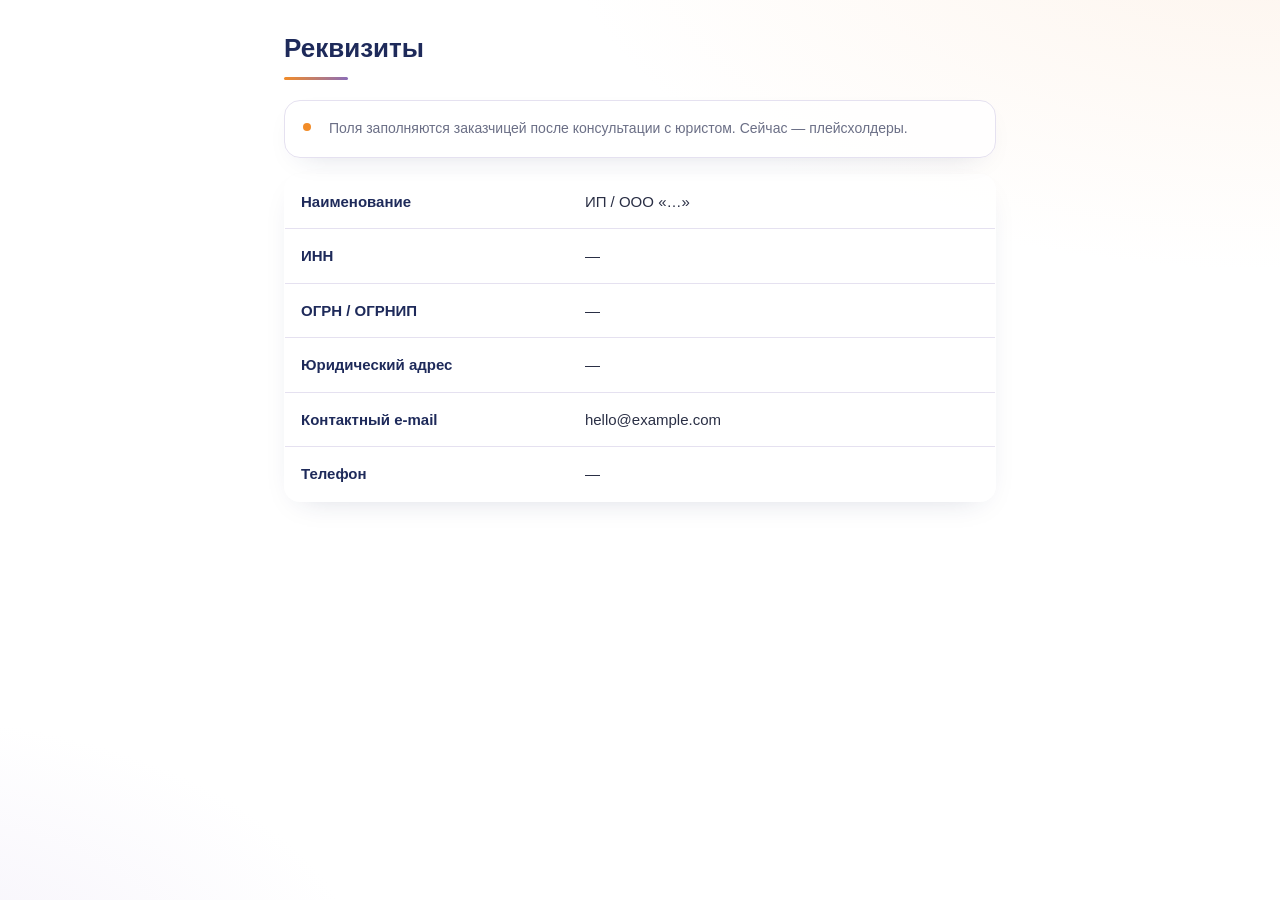
<file: docs/requisites.html>
<!DOCTYPE html>
<html lang="ru">
<head>
    <meta charset="UTF-8">
    <meta name="viewport" content="width=device-width, initial-scale=1.0">
    <title>Реквизиты — Абсолем ПроРост</title>
    <style>
        :root {
            --bg: #FFFFFF;
            --bg-accent1: #FDF4EC;
            --bg-accent2: #F4F1FA;
            --text: #2A2F45;
            --heading: #1E2A5A;
            --muted: #6B6F86;
            --accent: #F28C28;
            --secondary: #8B6DB8;
            --card: rgba(255,255,255,0.8);
            --card-border: #E5E1F0;
            --radius: 16px;
            --shadow: 0 10px 30px -18px rgba(30,42,90,0.25);
        }
        * { box-sizing: border-box; }
        html { -webkit-text-size-adjust: 100%; scroll-behavior: smooth; }
        body {
            font-family: -apple-system, "Segoe UI", Roboto, sans-serif;
            max-width: 760px;
            margin: 0 auto;
            padding: 32px 24px 56px;
            color: var(--text);
            line-height: 1.7;
            background:
                radial-gradient(1200px 600px at 100% -10%, var(--bg-accent1), transparent 60%),
                radial-gradient(900px 500px at -10% 110%, var(--bg-accent2), transparent 55%),
                var(--bg);
            min-height: 100vh;
            -webkit-font-smoothing: antialiased;
        }
        h1 {
            font-size: 26px;
            color: var(--heading);
            margin: 0 0 20px;
            line-height: 1.3;
            padding-bottom: 14px;
            position: relative;
        }
        h1::after {
            content: "";
            position: absolute;
            left: 0; bottom: 0;
            height: 3px; width: 64px;
            border-radius: 3px;
            background: linear-gradient(90deg, var(--accent), var(--secondary));
        }
        p, li { font-size: 15px; }
        .note {
            background: var(--card);
            border: 1px solid var(--card-border);
            border-radius: var(--radius);
            padding: 16px 16px 16px 44px;
            font-size: 14px;
            color: var(--muted);
            box-shadow: var(--shadow);
            position: relative;
            margin-bottom: 16px;
        }
        .note::before {
            content: "";
            position: absolute;
            left: 18px; top: 22px;
            width: 8px; height: 8px;
            border-radius: 50%;
            background: var(--accent);
        }
        table {
            width: 100%;
            border-collapse: collapse;
            background: var(--card);
            border: 1px solid var(--card-border);
            border-radius: var(--radius);
            overflow: hidden;
            box-shadow: var(--shadow);
        }
        td {
            padding: 14px 16px;
            border-bottom: 1px solid var(--card-border);
            font-size: 15px;
            vertical-align: top;
        }
        tr:last-child td { border-bottom: none; }
        td:first-child {
            font-weight: 600;
            width: 40%;
            color: var(--heading);
        }
        @media (max-width: 520px) {
            body { padding: 24px 18px 48px; }
            h1 { font-size: 22px; }
            .note { padding: 14px 14px 14px 40px; font-size: 13.5px; }
            td { padding: 12px; font-size: 14px; }
            td:first-child { width: 44%; }
        }
    </style>
</head>
<body>
    <h1>Реквизиты</h1>
    <p class="note">Поля заполняются заказчицей после консультации с юристом. Сейчас — плейсхолдеры.</p>
    <table>
        <tr><td>Наименование</td><td>ИП / ООО «…»</td></tr>
        <tr><td>ИНН</td><td>—</td></tr>
        <tr><td>ОГРН / ОГРНИП</td><td>—</td></tr>
        <tr><td>Юридический адрес</td><td>—</td></tr>
        <tr><td>Контактный e-mail</td><td>hello@example.com</td></tr>
        <tr><td>Телефон</td><td>—</td></tr>
    </table>
</body>
</html>
</file>
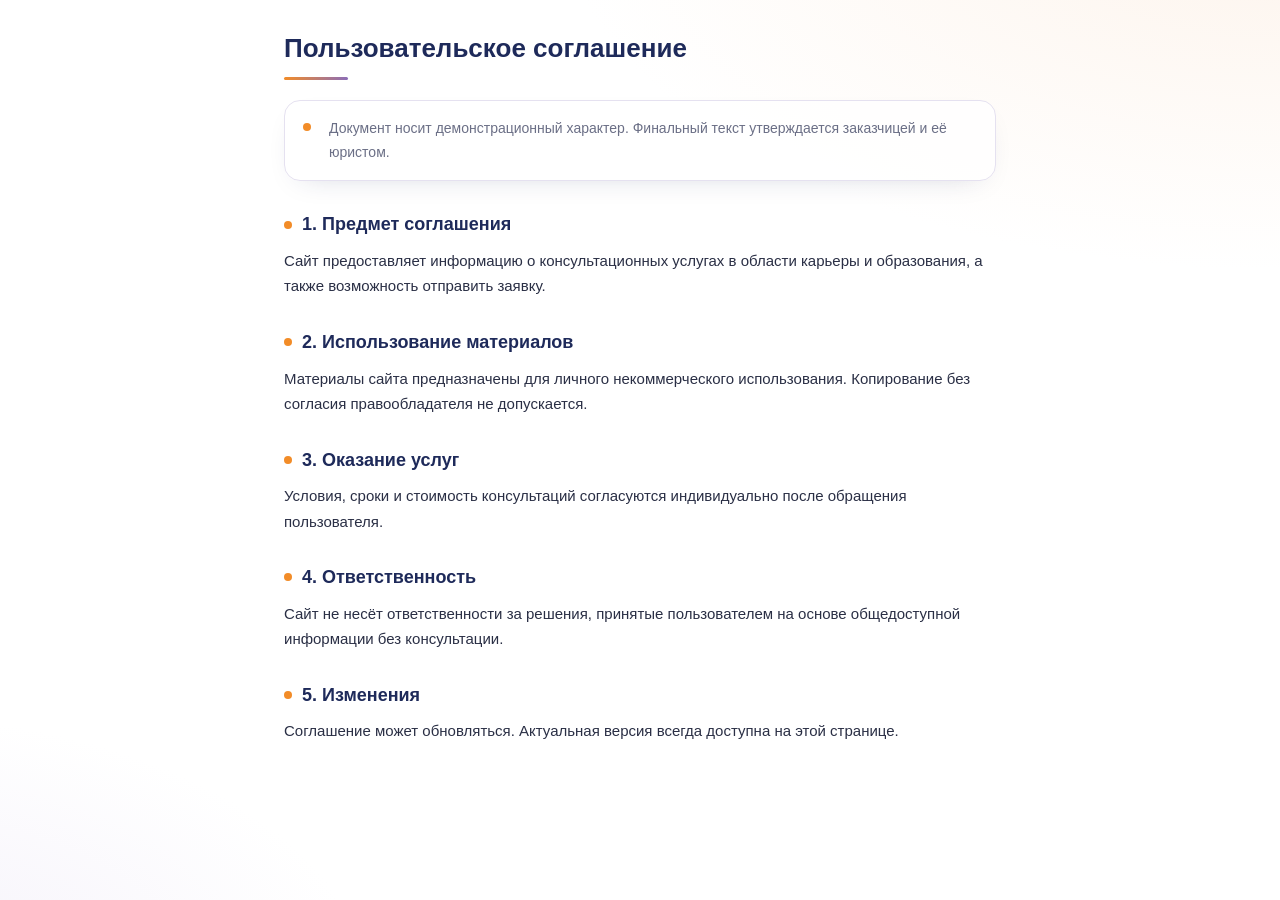
<file: docs/terms.html>
<!DOCTYPE html>
<html lang="ru">
<head>
    <meta charset="UTF-8">
    <meta name="viewport" content="width=device-width, initial-scale=1.0">
    <title>Пользовательское соглашение — Абсолем ПроРост</title>
    <style>
        :root {
            --bg: #FFFFFF;
            --bg-accent1: #FDF4EC;
            --bg-accent2: #F4F1FA;
            --text: #2A2F45;
            --heading: #1E2A5A;
            --muted: #6B6F86;
            --accent: #F28C28;
            --secondary: #8B6DB8;
            --card: rgba(255,255,255,0.8);
            --card-border: #E5E1F0;
            --radius: 16px;
            --shadow: 0 10px 30px -18px rgba(30,42,90,0.25);
        }
        * { box-sizing: border-box; }
        html { -webkit-text-size-adjust: 100%; scroll-behavior: smooth; }
        body {
            font-family: -apple-system, "Segoe UI", Roboto, sans-serif;
            max-width: 760px;
            margin: 0 auto;
            padding: 32px 24px 56px;
            color: var(--text);
            line-height: 1.7;
            background:
                radial-gradient(1200px 600px at 100% -10%, var(--bg-accent1), transparent 60%),
                radial-gradient(900px 500px at -10% 110%, var(--bg-accent2), transparent 55%),
                var(--bg);
            min-height: 100vh;
            -webkit-font-smoothing: antialiased;
        }
        h1 {
            font-size: 26px;
            color: var(--heading);
            margin: 0 0 20px;
            line-height: 1.3;
            padding-bottom: 14px;
            position: relative;
        }
        h1::after {
            content: "";
            position: absolute;
            left: 0; bottom: 0;
            height: 3px; width: 64px;
            border-radius: 3px;
            background: linear-gradient(90deg, var(--accent), var(--secondary));
        }
        h2 {
            font-size: 18px;
            color: var(--heading);
            margin: 28px 0 8px;
            display: flex;
            align-items: center;
            gap: 10px;
        }
        h2::before {
            content: "";
            width: 8px; height: 8px;
            border-radius: 50%;
            background: var(--accent);
            flex: 0 0 auto;
        }
        p, li { font-size: 15px; }
        p { margin: 0 0 10px; }
        .note {
            background: var(--card);
            border: 1px solid var(--card-border);
            border-radius: var(--radius);
            padding: 16px 16px 16px 44px;
            font-size: 14px;
            color: var(--muted);
            box-shadow: var(--shadow);
            position: relative;
        }
        .note::before {
            content: "";
            position: absolute;
            left: 18px; top: 22px;
            width: 8px; height: 8px;
            border-radius: 50%;
            background: var(--accent);
        }
        @media (max-width: 520px) {
            body { padding: 24px 18px 48px; }
            h1 { font-size: 22px; }
            h2 { font-size: 16px; margin-top: 24px; }
            p, li { font-size: 14.5px; }
            .note { padding: 14px 14px 14px 40px; font-size: 13.5px; }
        }
    </style>
</head>
<body>
    <h1>Пользовательское соглашение</h1>
    <p class="note">Документ носит демонстрационный характер. Финальный текст утверждается заказчицей и её юристом.</p>

    <h2>1. Предмет соглашения</h2>
    <p>Сайт предоставляет информацию о консультационных услугах в области карьеры и образования, а также возможность отправить заявку.</p>

    <h2>2. Использование материалов</h2>
    <p>Материалы сайта предназначены для личного некоммерческого использования. Копирование без согласия правообладателя не допускается.</p>

    <h2>3. Оказание услуг</h2>
    <p>Условия, сроки и стоимость консультаций согласуются индивидуально после обращения пользователя.</p>

    <h2>4. Ответственность</h2>
    <p>Сайт не несёт ответственности за решения, принятые пользователем на основе общедоступной информации без консультации.</p>

    <h2>5. Изменения</h2>
    <p>Соглашение может обновляться. Актуальная версия всегда доступна на этой странице.</p>
</body>
</html>
</file>
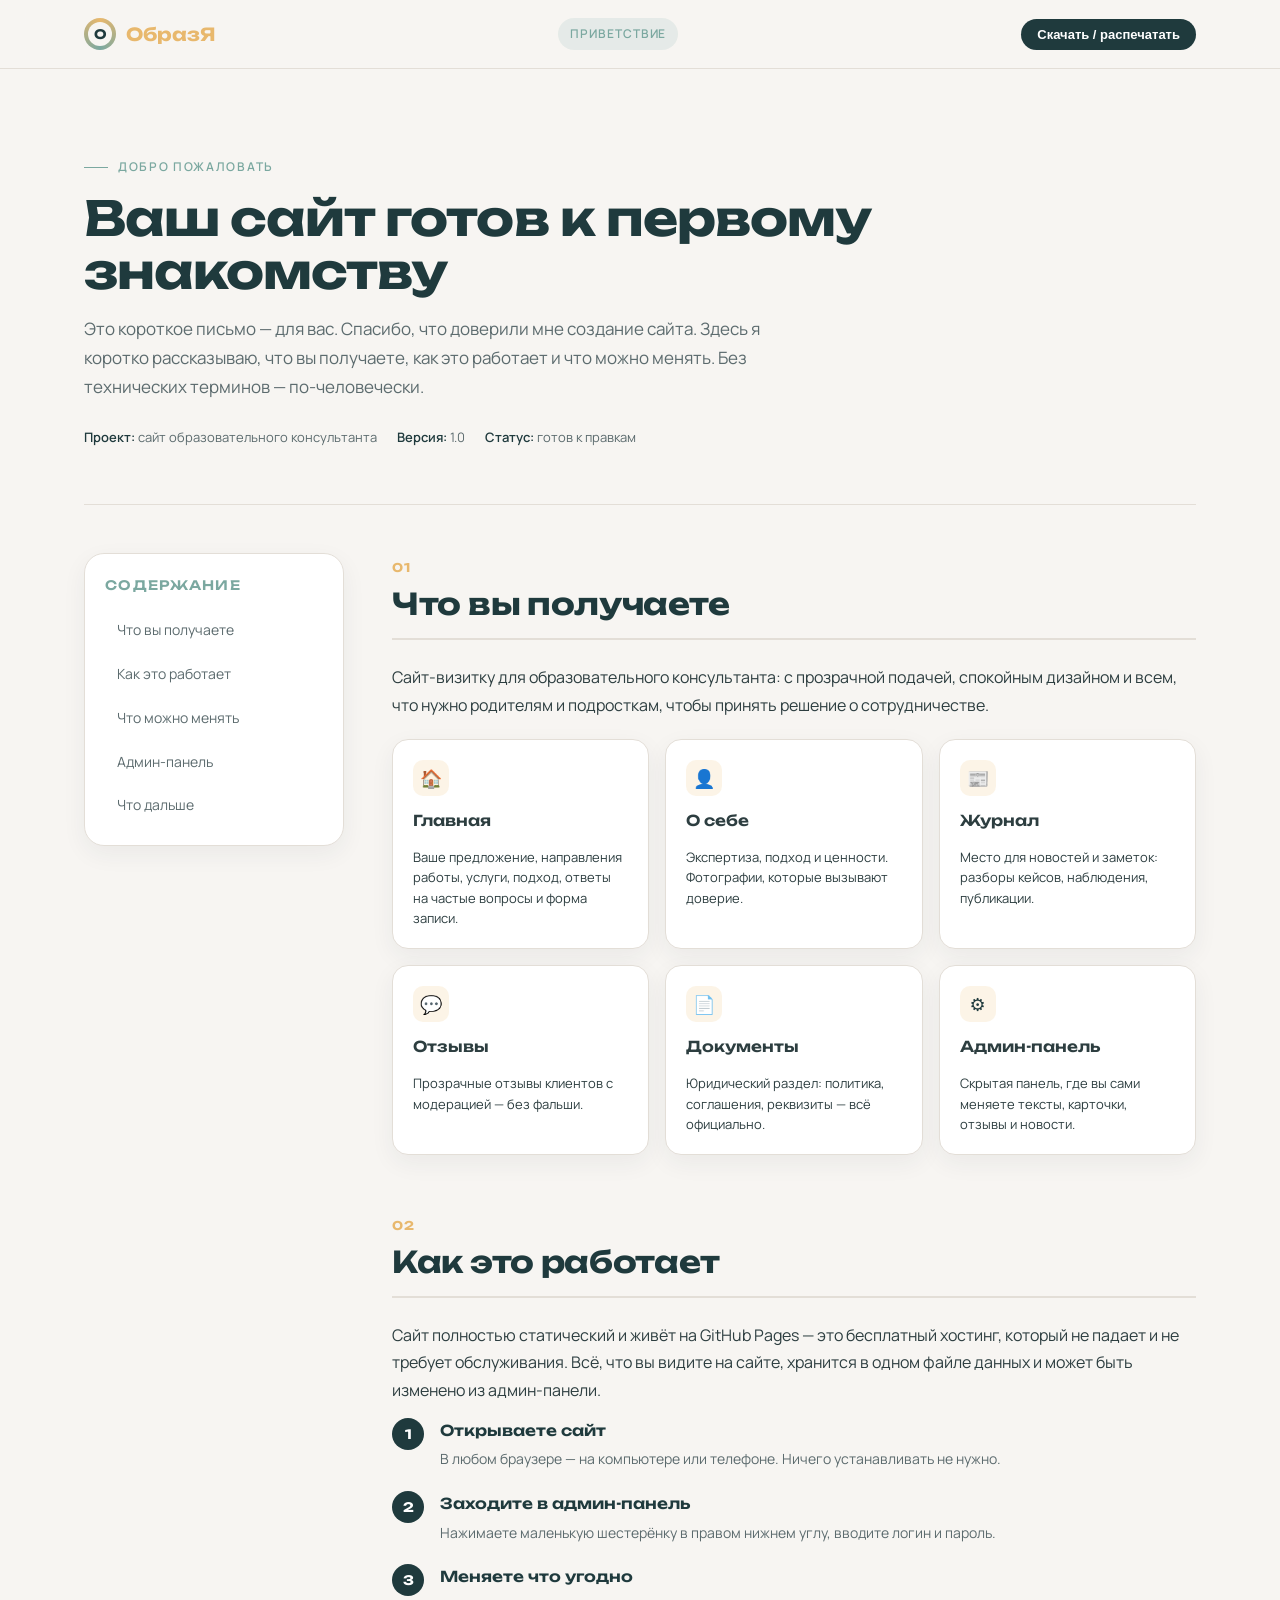
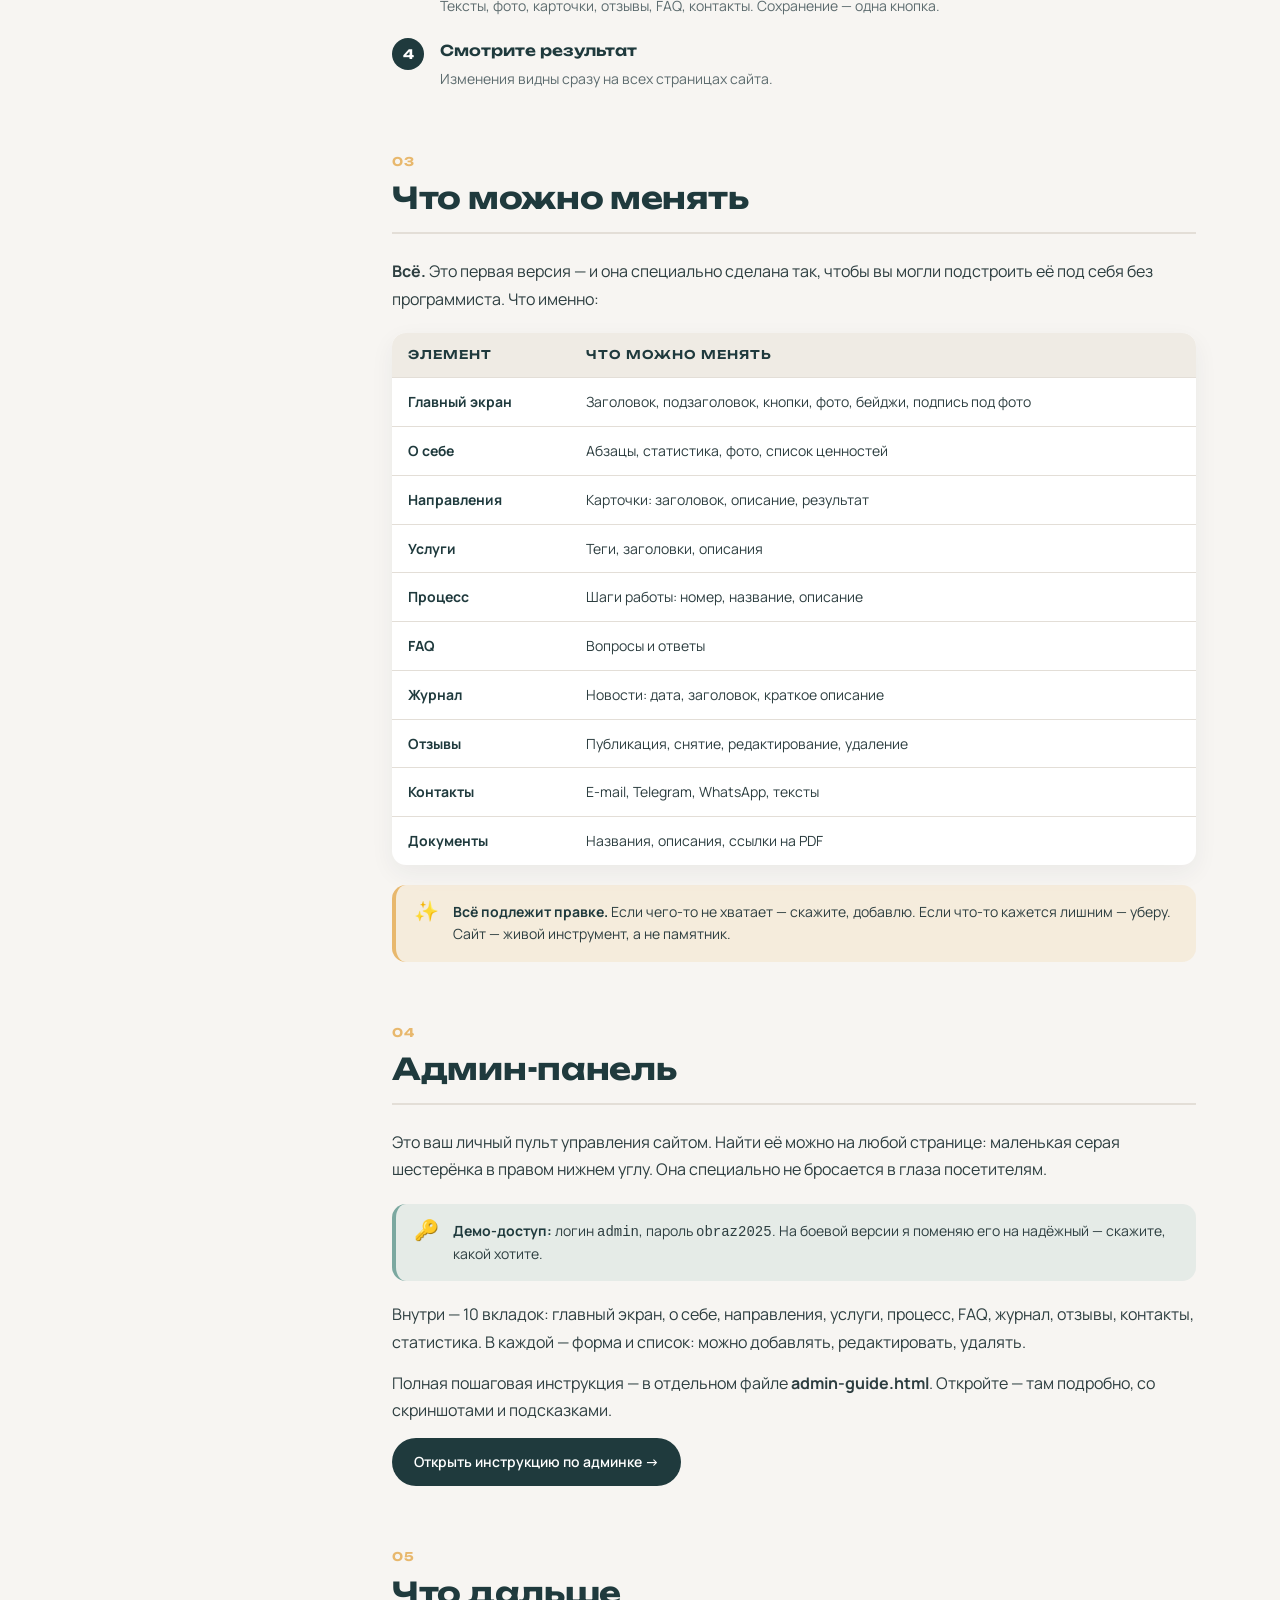
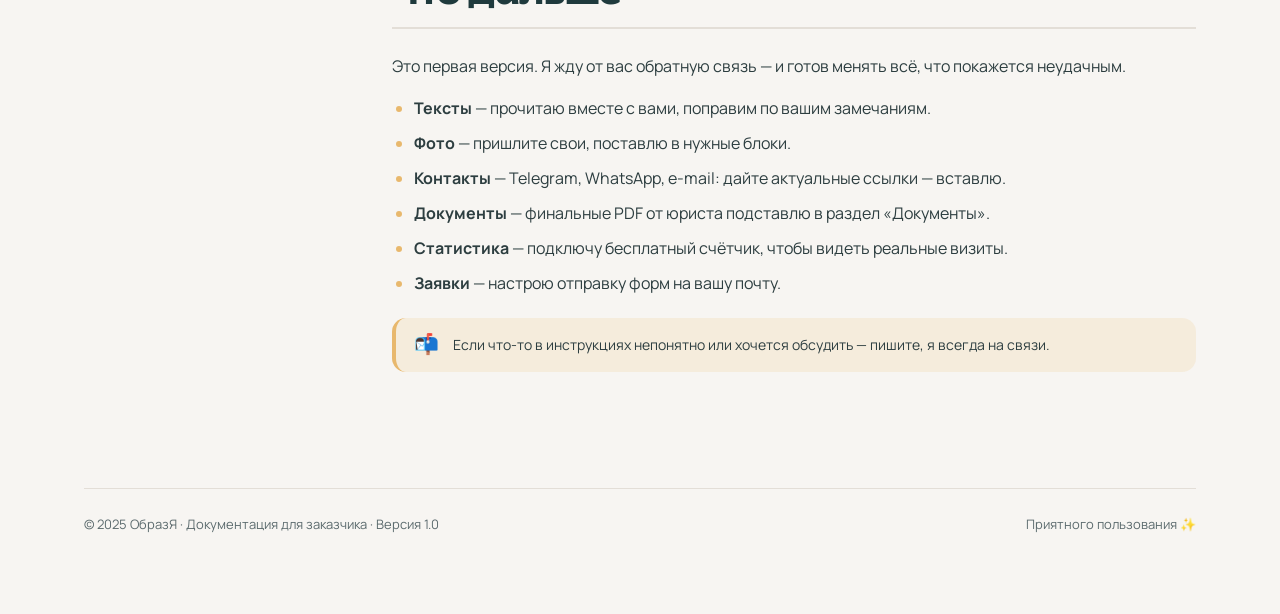
<file: docs/welcome.html>
<!DOCTYPE html>
<html lang="ru">
<head>
    <meta charset="UTF-8">
    <meta name="viewport" content="width=device-width, initial-scale=1.0">
    <title>Добро пожаловать — ОбразЯ</title>
    <link rel="preconnect" href="https://fonts.googleapis.com">
    <link rel="preconnect" href="https://fonts.gstatic.com" crossorigin>
    <link href="https://fonts.googleapis.com/css2?family=Manrope:wght@400;500;600;700&family=Unbounded:wght@600;700&display=swap" rel="stylesheet">
    <link rel="stylesheet" href="doc-style.css">
</head>
<body>
    <header class="doc-header">
        <div class="doc-header__inner">
            <a href="#" class="doc-logo">
                <span class="doc-logo__mark"></span>
                <span>Образ<span>Я</span></span>
            </a>
            <span class="doc-header__tag">Приветствие</span>
            <button class="doc-header__print" onclick="window.print()">Скачать / распечатать</button>
        </div>
    </header>

    <main class="doc-main">
        <div class="doc-hero">
            <p class="doc-hero__eyebrow">Добро пожаловать</p>
            <h1 class="doc-hero__title">Ваш сайт готов к первому знакомству</h1>
            <p class="doc-hero__text">Это короткое письмо — для вас. Спасибо, что доверили мне создание сайта. Здесь я коротко рассказываю, что вы получаете, как это работает и что можно менять. Без технических терминов — по-человечески.</p>
            <div class="doc-hero__meta">
                <span><strong>Проект:</strong> сайт образовательного консультанта</span>
                <span><strong>Версия:</strong> 1.0</span>
                <span><strong>Статус:</strong> готов к правкам</span>
            </div>
        </div>

        <div class="doc-layout">
            <aside class="doc-toc">
                <p class="doc-toc__title">Содержание</p>
                <ul class="doc-toc__list">
                    <li><a href="#what">Что вы получаете</a></li>
                    <li><a href="#how">Как это работает</a></li>
                    <li><a href="#change">Что можно менять</a></li>
                    <li><a href="#admin">Админ-панель</a></li>
                    <li><a href="#next">Что дальше</a></li>
                </ul>
            </aside>

            <article>
                <section class="doc-section" id="what">
                    <div class="doc-section__head">
                        <span class="doc-section__num">01</span>
                        <h2 class="doc-section__title">Что вы получаете</h2>
                    </div>
                    <p>Сайт-визитку для образовательного консультанта: с прозрачной подачей, спокойным дизайном и всем, что нужно родителям и подросткам, чтобы принять решение о сотрудничестве.</p>
                    <div class="doc-cards">
                        <div class="doc-card">
                            <div class="doc-card__icon">🏠</div>
                            <p class="doc-card__title">Главная</p>
                            <p class="doc-card__text">Ваше предложение, направления работы, услуги, подход, ответы на частые вопросы и форма записи.</p>
                        </div>
                        <div class="doc-card">
                            <div class="doc-card__icon">👤</div>
                            <p class="doc-card__title">О себе</p>
                            <p class="doc-card__text">Экспертиза, подход и ценности. Фотографии, которые вызывают доверие.</p>
                        </div>
                        <div class="doc-card">
                            <div class="doc-card__icon">📰</div>
                            <p class="doc-card__title">Журнал</p>
                            <p class="doc-card__text">Место для новостей и заметок: разборы кейсов, наблюдения, публикации.</p>
                        </div>
                        <div class="doc-card">
                            <div class="doc-card__icon">💬</div>
                            <p class="doc-card__title">Отзывы</p>
                            <p class="doc-card__text">Прозрачные отзывы клиентов с модерацией — без фальши.</p>
                        </div>
                        <div class="doc-card">
                            <div class="doc-card__icon">📄</div>
                            <p class="doc-card__title">Документы</p>
                            <p class="doc-card__text">Юридический раздел: политика, соглашения, реквизиты — всё официально.</p>
                        </div>
                        <div class="doc-card">
                            <div class="doc-card__icon">⚙️</div>
                            <p class="doc-card__title">Админ-панель</p>
                            <p class="doc-card__text">Скрытая панель, где вы сами меняете тексты, карточки, отзывы и новости.</p>
                        </div>
                    </div>
                </section>

                <section class="doc-section" id="how">
                    <div class="doc-section__head">
                        <span class="doc-section__num">02</span>
                        <h2 class="doc-section__title">Как это работает</h2>
                    </div>
                    <p>Сайт полностью статический и живёт на GitHub Pages — это бесплатный хостинг, который не падает и не требует обслуживания. Всё, что вы видите на сайте, хранится в одном файле данных и может быть изменено из админ-панели.</p>

                    <ul class="doc-steps">
                        <li>
                            <strong>Открываете сайт</strong>
                            <p>В любом браузере — на компьютере или телефоне. Ничего устанавливать не нужно.</p>
                        </li>
                        <li>
                            <strong>Заходите в админ-панель</strong>
                            <p>Нажимаете маленькую шестерёнку в правом нижнем углу, вводите логин и пароль.</p>
                        </li>
                        <li>
                            <strong>Меняете что угодно</strong>
                            <p>Тексты, фото, карточки, отзывы, FAQ, контакты. Сохранение — одна кнопка.</p>
                        </li>
                        <li>
                            <strong>Смотрите результат</strong>
                            <p>Изменения видны сразу на всех страницах сайта.</p>
                        </li>
                    </ul>
                </section>

                <section class="doc-section" id="change">
                    <div class="doc-section__head">
                        <span class="doc-section__num">03</span>
                        <h2 class="doc-section__title">Что можно менять</h2>
                    </div>
                    <p><strong>Всё.</strong> Это первая версия — и она специально сделана так, чтобы вы могли подстроить её под себя без программиста. Что именно:</p>
                    <table class="doc-table">
                        <thead><tr><th>Элемент</th><th>Что можно менять</th></tr></thead>
                        <tbody>
                            <tr><td><strong>Главный экран</strong></td><td>Заголовок, подзаголовок, кнопки, фото, бейджи, подпись под фото</td></tr>
                            <tr><td><strong>О себе</strong></td><td>Абзацы, статистика, фото, список ценностей</td></tr>
                            <tr><td><strong>Направления</strong></td><td>Карточки: заголовок, описание, результат</td></tr>
                            <tr><td><strong>Услуги</strong></td><td>Теги, заголовки, описания</td></tr>
                            <tr><td><strong>Процесс</strong></td><td>Шаги работы: номер, название, описание</td></tr>
                            <tr><td><strong>FAQ</strong></td><td>Вопросы и ответы</td></tr>
                            <tr><td><strong>Журнал</strong></td><td>Новости: дата, заголовок, краткое описание</td></tr>
                            <tr><td><strong>Отзывы</strong></td><td>Публикация, снятие, редактирование, удаление</td></tr>
                            <tr><td><strong>Контакты</strong></td><td>E-mail, Telegram, WhatsApp, тексты</td></tr>
                            <tr><td><strong>Документы</strong></td><td>Названия, описания, ссылки на PDF</td></tr>
                        </tbody>
                    </table>

                    <div class="doc-callout doc-callout--accent">
                        <span class="doc-callout__icon">✨</span>
                        <p><strong>Всё подлежит правке.</strong> Если чего-то не хватает — скажите, добавлю. Если что-то кажется лишним — уберу. Сайт — живой инструмент, а не памятник.</p>
                    </div>
                </section>

                <section class="doc-section" id="admin">
                    <div class="doc-section__head">
                        <span class="doc-section__num">04</span>
                        <h2 class="doc-section__title">Админ-панель</h2>
                    </div>
                    <p>Это ваш личный пульт управления сайтом. Найти её можно на любой странице: маленькая серая шестерёнка в правом нижнем углу. Она специально не бросается в глаза посетителям.</p>

                    <div class="doc-callout">
                        <span class="doc-callout__icon">🔑</span>
                        <p><strong>Демо-доступ:</strong> логин <code>admin</code>, пароль <code>obraz2025</code>. На боевой версии я поменяю его на надёжный — скажите, какой хотите.</p>
                    </div>

                    <p>Внутри — 10 вкладок: главный экран, о себе, направления, услуги, процесс, FAQ, журнал, отзывы, контакты, статистика. В каждой — форма и список: можно добавлять, редактировать, удалять.</p>
                    <p>Полная пошаговая инструкция — в отдельном файле <strong>admin-guide.html</strong>. Откройте — там подробно, со скриншотами и подсказками.</p>

                    <a href="admin-guide.html" class="doc-btn">Открыть инструкцию по админке →</a>
                </section>

                <section class="doc-section" id="next">
                    <div class="doc-section__head">
                        <span class="doc-section__num">05</span>
                        <h2 class="doc-section__title">Что дальше</h2>
                    </div>
                    <p>Это первая версия. Я жду от вас обратную связь — и готов менять всё, что покажется неудачным.</p>
                    <ul>
                        <li><strong>Тексты</strong> — прочитаю вместе с вами, поправим по вашим замечаниям.</li>
                        <li><strong>Фото</strong> — пришлите свои, поставлю в нужные блоки.</li>
                        <li><strong>Контакты</strong> — Telegram, WhatsApp, e-mail: дайте актуальные ссылки — вставлю.</li>
                        <li><strong>Документы</strong> — финальные PDF от юриста подставлю в раздел «Документы».</li>
                        <li><strong>Статистика</strong> — подключу бесплатный счётчик, чтобы видеть реальные визиты.</li>
                        <li><strong>Заявки</strong> — настрою отправку форм на вашу почту.</li>
                    </ul>

                    <div class="doc-callout doc-callout--accent">
                        <span class="doc-callout__icon">📬</span>
                        <p>Если что-то в инструкциях непонятно или хочется обсудить — пишите, я всегда на связи.</p>
                    </div>
                </section>
            </article>
        </div>

        <div class="doc-footer">
            <span>© 2025 ОбразЯ · Документация для заказчика · Версия 1.0</span>
            <span>Приятного пользования ✨</span>
        </div>
    </main>
</body>
</html>
</file>
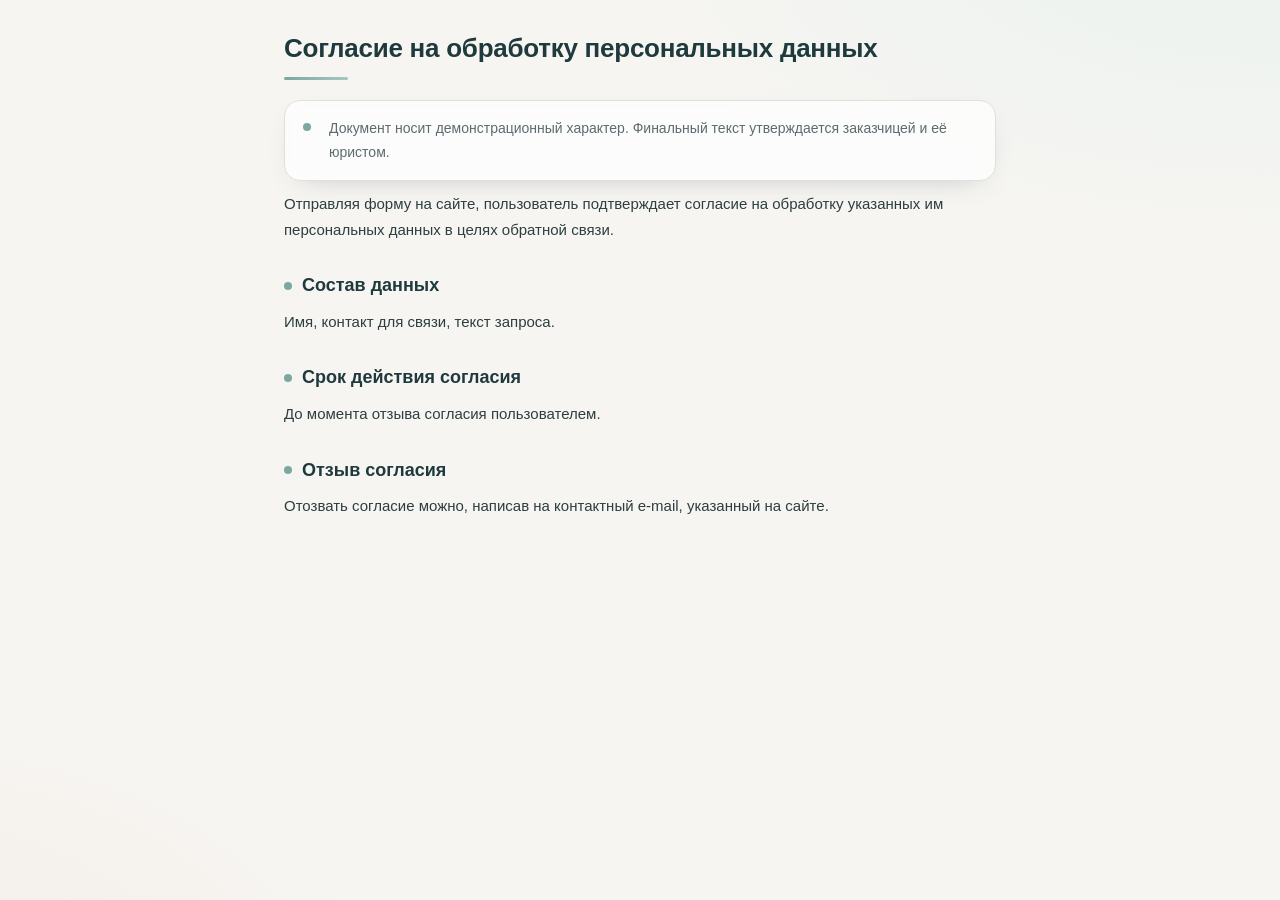
<file: assets/docs/consent.html>
<!DOCTYPE html>
<html lang="ru">
<head>
    <meta charset="UTF-8">
    <meta name="viewport" content="width=device-width, initial-scale=1.0">
    <title>Согласие на обработку персональных данных</title>
    <style>
        :root {
            --bg: #F7F5F2;
            --bg-accent1: #EAF2EF;
            --bg-accent2: #F3EDE6;
            --text: #2D3E40;
            --heading: #1F3A3D;
            --muted: #5C6B6E;
            --accent: #7BA8A0;
            --accent-soft: #D6E6E1;
            --card: rgba(255, 255, 255, 0.72);
            --card-border: #E3DED7;
            --radius: 16px;
            --shadow: 0 10px 30px -18px rgba(31, 58, 61, 0.35);
        }

        * { box-sizing: border-box; }

        html { -webkit-text-size-adjust: 100%; scroll-behavior: smooth; }

        body {
            font-family: -apple-system, "Segoe UI", Roboto, sans-serif;
            max-width: 760px;
            margin: 0 auto;
            padding: 32px 24px 56px;
            color: var(--text);
            line-height: 1.7;
            background:
                radial-gradient(1200px 600px at 100% -10%, var(--bg-accent1), transparent 60%),
                radial-gradient(900px 500px at -10% 110%, var(--bg-accent2), transparent 55%),
                var(--bg);
            background-attachment: fixed;
            min-height: 100vh;
            -webkit-font-smoothing: antialiased;
            animation: pageIn 0.7s ease both;
        }

        @keyframes pageIn {
            from { opacity: 0; transform: translateY(10px); }
            to   { opacity: 1; transform: translateY(0); }
        }

        h1 {
            font-size: 26px;
            color: var(--heading);
            margin: 0 0 20px;
            line-height: 1.3;
            position: relative;
            padding-bottom: 14px;
            letter-spacing: -0.01em;
        }

        h1::after {
            content: "";
            position: absolute;
            left: 0;
            bottom: 0;
            height: 3px;
            width: 64px;
            border-radius: 3px;
            background: linear-gradient(90deg, var(--accent), var(--accent-soft));
            background-size: 200% 100%;
            animation: shimmer 4s linear infinite;
        }

        @keyframes shimmer {
            0%   { background-position: 0% 0; }
            100% { background-position: 200% 0; }
        }

        h2 {
            font-size: 18px;
            color: var(--heading);
            margin: 28px 0 8px;
            display: flex;
            align-items: center;
            gap: 10px;
        }

        h2::before {
            content: "";
            width: 8px;
            height: 8px;
            border-radius: 50%;
            background: var(--accent);
            box-shadow: 0 0 0 0 rgba(123, 168, 160, 0.5);
            animation: pulse 2.4s ease-out infinite;
            flex: 0 0 auto;
        }

        @keyframes pulse {
            0%   { box-shadow: 0 0 0 0 rgba(123, 168, 160, 0.5); }
            70%  { box-shadow: 0 0 0 10px rgba(123, 168, 160, 0); }
            100% { box-shadow: 0 0 0 0 rgba(123, 168, 160, 0); }
        }

        p, li { font-size: 15px; }

        p { margin: 0 0 10px; }

        .note {
            position: relative;
            background: var(--card);
            backdrop-filter: blur(8px);
            -webkit-backdrop-filter: blur(8px);
            border: 1px solid var(--card-border);
            border-radius: var(--radius);
            padding: 16px 16px 16px 44px;
            font-size: 14px;
            color: var(--muted);
            box-shadow: var(--shadow);
            overflow: hidden;
            transition: transform 0.35s ease, box-shadow 0.35s ease;
            animation: rise 0.6s 0.1s ease both;
        }

        .note::before {
            content: "";
            position: absolute;
            left: 18px;
            top: 22px;
            width: 8px;
            height: 8px;
            border-radius: 50%;
            background: var(--accent);
            box-shadow: 0 0 0 0 rgba(123, 168, 160, 0.55);
            animation: pulse 2.4s ease-out infinite;
        }

        .note:hover {
            transform: translateY(-2px);
            box-shadow: 0 18px 40px -22px rgba(31, 58, 61, 0.45);
        }

        @keyframes rise {
            from { opacity: 0; transform: translateY(12px); }
            to   { opacity: 1; transform: translateY(0); }
        }

        body > p, body > h2 { animation: rise 0.6s ease both; }
        body > p:nth-of-type(2) { animation-delay: 0.15s; }
        body > h2:nth-of-type(1) { animation-delay: 0.2s; }
        body > p:nth-of-type(3) { animation-delay: 0.25s; }
        body > h2:nth-of-type(2) { animation-delay: 0.3s; }
        body > p:nth-of-type(4) { animation-delay: 0.35s; }
        body > h2:nth-of-type(3) { animation-delay: 0.4s; }
        body > p:nth-of-type(5) { animation-delay: 0.45s; }

        @media (max-width: 520px) {
            body { padding: 24px 18px 48px; }
            h1 { font-size: 22px; }
            h2 { font-size: 16px; margin-top: 24px; }
            p, li { font-size: 14.5px; }
            .note { padding: 14px 14px 14px 40px; font-size: 13.5px; }
            .note::before { left: 16px; top: 20px; }
        }

        @media (prefers-reduced-motion: reduce) {
            *, *::before, *::after {
                animation: none !important;
                transition: none !important;
                scroll-behavior: auto !important;
            }
        }
    </style>
</head>
<body>
    <h1>Согласие на обработку персональных данных</h1>
    <p class="note">Документ носит демонстрационный характер. Финальный текст утверждается заказчицей и её юристом.</p>
    <p>Отправляя форму на сайте, пользователь подтверждает согласие на обработку указанных им персональных данных в целях обратной связи.</p>
    <h2>Состав данных</h2>
    <p>Имя, контакт для связи, текст запроса.</p>
    <h2>Срок действия согласия</h2>
    <p>До момента отзыва согласия пользователем.</p>
    <h2>Отзыв согласия</h2>
    <p>Отозвать согласие можно, написав на контактный e-mail, указанный на сайте.</p>
</body>
</html>
</file>
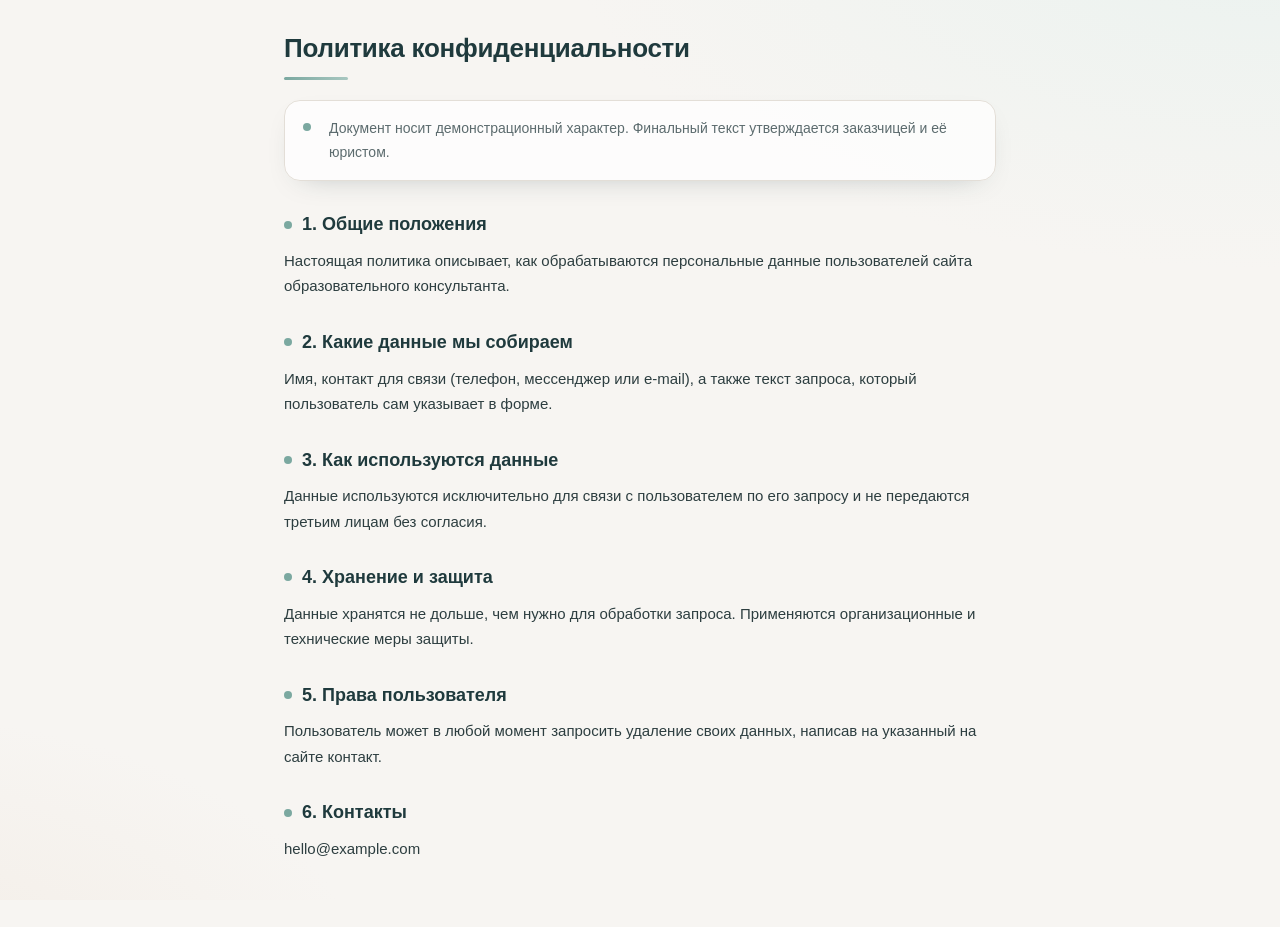
<file: assets/docs/privacy.html>
<!DOCTYPE html>
<html lang="ru">
<head>
    <meta charset="UTF-8">
    <meta name="viewport" content="width=device-width, initial-scale=1.0">
    <title>Политика конфиденциальности</title>
    <style>
        :root {
            --bg: #F7F5F2;
            --bg-accent1: #EAF2EF;
            --bg-accent2: #F3EDE6;
            --text: #2D3E40;
            --heading: #1F3A3D;
            --muted: #5C6B6E;
            --accent: #7BA8A0;
            --accent-soft: #D6E6E1;
            --card: rgba(255, 255, 255, 0.72);
            --card-border: #E3DED7;
            --radius: 16px;
            --shadow: 0 10px 30px -18px rgba(31, 58, 61, 0.35);
        }

        * { box-sizing: border-box; }

        html { -webkit-text-size-adjust: 100%; scroll-behavior: smooth; }

        body {
            font-family: -apple-system, "Segoe UI", Roboto, sans-serif;
            max-width: 760px;
            margin: 0 auto;
            padding: 32px 24px 56px;
            color: var(--text);
            line-height: 1.7;
            background:
                radial-gradient(1200px 600px at 100% -10%, var(--bg-accent1), transparent 60%),
                radial-gradient(900px 500px at -10% 110%, var(--bg-accent2), transparent 55%),
                var(--bg);
            background-attachment: fixed;
            min-height: 100vh;
            -webkit-font-smoothing: antialiased;
            animation: pageIn 0.7s ease both;
        }

        @keyframes pageIn {
            from { opacity: 0; transform: translateY(10px); }
            to   { opacity: 1; transform: translateY(0); }
        }

        h1 {
            font-size: 26px;
            color: var(--heading);
            margin: 0 0 20px;
            line-height: 1.3;
            position: relative;
            padding-bottom: 14px;
            letter-spacing: -0.01em;
        }

        h1::after {
            content: "";
            position: absolute;
            left: 0;
            bottom: 0;
            height: 3px;
            width: 64px;
            border-radius: 3px;
            background: linear-gradient(90deg, var(--accent), var(--accent-soft));
            background-size: 200% 100%;
            animation: shimmer 4s linear infinite;
        }

        @keyframes shimmer {
            0%   { background-position: 0% 0; }
            100% { background-position: 200% 0; }
        }

        h2 {
            font-size: 18px;
            color: var(--heading);
            margin: 28px 0 8px;
            display: flex;
            align-items: center;
            gap: 10px;
        }

        h2::before {
            content: "";
            width: 8px;
            height: 8px;
            border-radius: 50%;
            background: var(--accent);
            box-shadow: 0 0 0 0 rgba(123, 168, 160, 0.5);
            animation: pulse 2.4s ease-out infinite;
            flex: 0 0 auto;
        }

        @keyframes pulse {
            0%   { box-shadow: 0 0 0 0 rgba(123, 168, 160, 0.5); }
            70%  { box-shadow: 0 0 0 10px rgba(123, 168, 160, 0); }
            100% { box-shadow: 0 0 0 0 rgba(123, 168, 160, 0); }
        }

        p, li { font-size: 15px; }

        p { margin: 0 0 10px; }

        a {
            color: var(--accent);
            text-decoration: none;
            background-image: linear-gradient(var(--accent), var(--accent));
            background-size: 0% 2px;
            background-repeat: no-repeat;
            background-position: 0 100%;
            transition: background-size 0.3s ease, color 0.3s ease;
        }

        a:hover, a:focus-visible {
            background-size: 100% 2px;
            color: var(--heading);
        }

        .note {
            position: relative;
            background: var(--card);
            backdrop-filter: blur(8px);
            -webkit-backdrop-filter: blur(8px);
            border: 1px solid var(--card-border);
            border-radius: var(--radius);
            padding: 16px 16px 16px 44px;
            font-size: 14px;
            color: var(--muted);
            box-shadow: var(--shadow);
            overflow: hidden;
            transition: transform 0.35s ease, box-shadow 0.35s ease;
            animation: rise 0.6s 0.1s ease both;
        }

        .note::before {
            content: "";
            position: absolute;
            left: 18px;
            top: 22px;
            width: 8px;
            height: 8px;
            border-radius: 50%;
            background: var(--accent);
            box-shadow: 0 0 0 0 rgba(123, 168, 160, 0.55);
            animation: pulse 2.4s ease-out infinite;
        }

        .note:hover {
            transform: translateY(-2px);
            box-shadow: 0 18px 40px -22px rgba(31, 58, 61, 0.45);
        }

        @keyframes rise {
            from { opacity: 0; transform: translateY(12px); }
            to   { opacity: 1; transform: translateY(0); }
        }

        body > h2, body > p { animation: rise 0.6s ease both; }
        body > h2:nth-of-type(1) { animation-delay: 0.15s; }
        body > p:nth-of-type(2) { animation-delay: 0.2s; }
        body > h2:nth-of-type(2) { animation-delay: 0.25s; }
        body > p:nth-of-type(3) { animation-delay: 0.3s; }
        body > h2:nth-of-type(3) { animation-delay: 0.35s; }
        body > p:nth-of-type(4) { animation-delay: 0.4s; }
        body > h2:nth-of-type(4) { animation-delay: 0.45s; }
        body > p:nth-of-type(5) { animation-delay: 0.5s; }
        body > h2:nth-of-type(5) { animation-delay: 0.55s; }
        body > p:nth-of-type(6) { animation-delay: 0.6s; }
        body > h2:nth-of-type(6) { animation-delay: 0.65s; }
        body > p:nth-of-type(7) { animation-delay: 0.7s; }

        @media (max-width: 520px) {
            body { padding: 24px 18px 48px; }
            h1 { font-size: 22px; }
            h2 { font-size: 16px; margin-top: 24px; }
            p, li { font-size: 14.5px; }
            .note { padding: 14px 14px 14px 40px; font-size: 13.5px; }
            .note::before { left: 16px; top: 20px; }
        }

        @media (prefers-reduced-motion: reduce) {
            *, *::before, *::after {
                animation: none !important;
                transition: none !important;
                scroll-behavior: auto !important;
            }
        }
    </style>
</head>
<body>
    <h1>Политика конфиденциальности</h1>
    <p class="note">Документ носит демонстрационный характер. Финальный текст утверждается заказчицей и её юристом.</p>
    <h2>1. Общие положения</h2>
    <p>Настоящая политика описывает, как обрабатываются персональные данные пользователей сайта образовательного консультанта.</p>
    <h2>2. Какие данные мы собираем</h2>
    <p>Имя, контакт для связи (телефон, мессенджер или e-mail), а также текст запроса, который пользователь сам указывает в форме.</p>
    <h2>3. Как используются данные</h2>
    <p>Данные используются исключительно для связи с пользователем по его запросу и не передаются третьим лицам без согласия.</p>
    <h2>4. Хранение и защита</h2>
    <p>Данные хранятся не дольше, чем нужно для обработки запроса. Применяются организационные и технические меры защиты.</p>
    <h2>5. Права пользователя</h2>
    <p>Пользователь может в любой момент запросить удаление своих данных, написав на указанный на сайте контакт.</p>
    <h2>6. Контакты</h2>
    <p>hello@example.com</p>
</body>
</html>
</file>
<file: docs/doc-style.css>
*, *::before, *::after { box-sizing: border-box; }
html { scroll-behavior: smooth; }
body {
    margin: 0;
    font-family: 'Manrope', system-ui, sans-serif;
    font-size: 16px;
    line-height: 1.7;
    color: #2D3E40;
    background: #F7F5F2;
    -webkit-font-smoothing: antialiased;
}
h1, h2, h3, h4, p, ul, ol { margin: 0; }
a { color: #1F3A3D; text-decoration: none; }
img { max-width: 100%; display: block; }
ul, ol { padding-left: 22px; }
::selection { background: #E8B86D; color: #1F3A3D; }

:root {
    --dark: #1F3A3D;
    --dark-soft: #2A4A4E;
    --text: #2D3E40;
    --muted: #5C6B6E;
    --accent: #E8B86D;
    --accent-soft: rgba(232,184,109,0.16);
    --secondary: #7BA8A0;
    --secondary-soft: rgba(123,168,160,0.14);
    --border: #E3DED7;
    --bg: #F7F5F2;
    --bg-alt: #EFEBE4;
    --surface: #FFFFFF;
    --heading: 'Unbounded', system-ui, sans-serif;
    --body: 'Manrope', system-ui, sans-serif;
    --shadow-card: 0 8px 24px rgba(31,58,61,0.06);
    --shadow-lift: 0 20px 48px rgba(31,58,61,0.12);
}

/* ===== Шапка документа ===== */
.doc-header {
    position: sticky;
    top: 0;
    z-index: 50;
    background: rgba(247,245,242,0.92);
    backdrop-filter: blur(12px);
    -webkit-backdrop-filter: blur(12px);
    border-bottom: 1px solid var(--border);
}
.doc-header__inner {
    max-width: 1160px;
    margin: 0 auto;
    padding: 0 24px;
    height: 68px;
    display: flex;
    align-items: center;
    justify-content: space-between;
    gap: 16px;
}
.doc-logo {
    display: inline-flex;
    align-items: center;
    gap: 10px;
    font-family: var(--heading);
    font-size: 18px;
    font-weight: 700;
    color: var(--dark);
}
.doc-logo__mark {
    width: 32px; height: 32px;
    border-radius: 50%;
    background: conic-gradient(from 0deg, var(--accent), var(--secondary), var(--accent));
    position: relative;
}
.doc-logo__mark::after {
    content: '';
    position: absolute;
    inset: 4px;
    border-radius: 50%;
    background: var(--bg);
}
.doc-logo__mark::before {
    content: 'О';
    position: absolute;
    inset: 0;
    display: flex;
    align-items: center;
    justify-content: center;
    font-size: 13px;
    font-weight: 700;
    color: var(--dark);
    z-index: 2;
}
.doc-logo span { color: var(--accent); }
.doc-header__tag {
    font-size: 12px;
    font-weight: 600;
    letter-spacing: 0.08em;
    text-transform: uppercase;
    color: var(--secondary);
    padding: 6px 12px;
    border-radius: 999px;
    background: var(--secondary-soft);
}
.doc-header__print {
    padding: 8px 16px;
    border-radius: 999px;
    background: var(--dark);
    color: #fff;
    font-size: 13px;
    font-weight: 600;
    border: 0;
    cursor: pointer;
    transition: background 0.2s;
}
.doc-header__print:hover { background: var(--dark-soft); }

/* ===== Контейнер ===== */
.doc-main {
    max-width: 1160px;
    margin: 0 auto;
    padding: 40px 24px 80px;
}

/* ===== Hero ===== */
.doc-hero {
    padding: 40px 0 56px;
    border-bottom: 1px solid var(--border);
    margin-bottom: 48px;
}
.doc-hero__eyebrow {
    font-size: 12px;
    font-weight: 600;
    letter-spacing: 0.14em;
    text-transform: uppercase;
    color: var(--secondary);
    margin-bottom: 14px;
    display: inline-flex;
    align-items: center;
    gap: 10px;
}
.doc-hero__eyebrow::before {
    content: '';
    width: 24px; height: 1px;
    background: var(--secondary);
}
.doc-hero__title {
    font-family: var(--heading);
    font-size: clamp(30px, 5vw, 48px);
    line-height: 1.1;
    letter-spacing: -0.02em;
    color: var(--dark);
    margin-bottom: 18px;
    max-width: 820px;
}
.doc-hero__text {
    font-size: 17px;
    color: var(--muted);
    max-width: 720px;
}
.doc-hero__meta {
    margin-top: 24px;
    display: flex;
    gap: 20px;
    flex-wrap: wrap;
    font-size: 13px;
    color: var(--muted);
}
.doc-hero__meta strong { color: var(--dark); font-weight: 600; }

/* ===== Раскладка с оглавлением ===== */
.doc-layout {
    display: grid;
    grid-template-columns: 260px 1fr;
    gap: 48px;
    align-items: start;
}
.doc-toc {
    position: sticky;
    top: 88px;
    padding: 20px;
    border-radius: 20px;
    background: var(--surface);
    border: 1px solid var(--border);
    box-shadow: var(--shadow-card);
}
.doc-toc__title {
    font-family: var(--heading);
    font-size: 13px;
    font-weight: 600;
    letter-spacing: 0.1em;
    text-transform: uppercase;
    color: var(--secondary);
    margin-bottom: 14px;
}
.doc-toc__list { list-style: none; padding: 0; margin: 0; display: flex; flex-direction: column; gap: 4px; }
.doc-toc__list a {
    display: block;
    padding: 8px 12px;
    border-radius: 10px;
    font-size: 14px;
    color: var(--muted);
    transition: background 0.15s, color 0.15s;
}
.doc-toc__list a:hover { background: var(--bg); color: var(--dark); }

/* ===== Секции ===== */
.doc-section { margin-bottom: 56px; scroll-margin-top: 88px; }
.doc-section__head {
    margin-bottom: 24px;
    padding-bottom: 16px;
    border-bottom: 2px solid var(--border);
}
.doc-section__num {
    display: inline-block;
    font-family: var(--heading);
    font-size: 12px;
    font-weight: 700;
    color: var(--accent);
    letter-spacing: 0.1em;
    margin-bottom: 8px;
}
.doc-section__title {
    font-family: var(--heading);
    font-size: clamp(22px, 3vw, 30px);
    line-height: 1.2;
    letter-spacing: -0.01em;
    color: var(--dark);
}
.doc-section__desc { font-size: 16px; color: var(--muted); margin-top: 10px; }

.doc-section p { margin-bottom: 14px; color: var(--text); }
.doc-section p:last-child { margin-bottom: 0; }
.doc-section h3 {
    font-family: var(--heading);
    font-size: 18px;
    color: var(--dark);
    margin: 28px 0 12px;
    font-weight: 600;
}
.doc-section h4 {
    font-family: var(--body);
    font-size: 15px;
    color: var(--dark);
    font-weight: 700;
    margin: 20px 0 8px;
}
.doc-section ul, .doc-section ol { margin: 12px 0 16px; }
.doc-section li { margin-bottom: 8px; color: var(--text); }
.doc-section li::marker { color: var(--accent); font-weight: 700; }

/* ===== Карточки ===== */
.doc-cards {
    display: grid;
    grid-template-columns: repeat(auto-fill, minmax(240px, 1fr));
    gap: 16px;
    margin: 20px 0;
}
.doc-card {
    padding: 20px;
    border-radius: 16px;
    background: var(--surface);
    border: 1px solid var(--border);
    box-shadow: var(--shadow-card);
}
.doc-card__icon {
    width: 36px; height: 36px;
    border-radius: 10px;
    background: var(--accent-soft);
    color: var(--dark);
    display: flex; align-items: center; justify-content: center;
    font-size: 18px;
    margin-bottom: 12px;
}
.doc-card__title {
    font-family: var(--heading);
    font-size: 15px;
    font-weight: 600;
    color: var(--dark);
    margin-bottom: 6px;
}
.doc-card__text { font-size: 13px; color: var(--muted); line-height: 1.55; }

/* ===== Плашки ===== */
.doc-callout {
    display: flex;
    gap: 14px;
    padding: 16px 18px;
    border-radius: 14px;
    margin: 20px 0;
    border-left: 4px solid var(--secondary);
    background: var(--secondary-soft);
    font-size: 14px;
    line-height: 1.6;
}
.doc-callout--accent {
    border-left-color: var(--accent);
    background: var(--accent-soft);
}
.doc-callout--warn {
    border-left-color: #C8553D;
    background: rgba(200,85,61,0.08);
}
.doc-callout__icon {
    font-size: 20px;
    line-height: 1;
    flex-shrink: 0;
}
.doc-callout strong { color: var(--dark); }

/* ===== Шаги ===== */
.doc-steps { list-style: none; padding: 0; counter-reset: step; margin: 20px 0; }
.doc-steps li {
    position: relative;
    padding-left: 48px;
    margin-bottom: 20px;
    counter-increment: step;
}
.doc-steps li::before {
    content: counter(step);
    position: absolute;
    left: 0; top: 0;
    width: 32px; height: 32px;
    border-radius: 50%;
    background: var(--dark);
    color: #fff;
    display: flex; align-items: center; justify-content: center;
    font-family: var(--heading);
    font-size: 13px;
    font-weight: 700;
}
.doc-steps li strong {
    display: block;
    font-family: var(--heading);
    font-size: 15px;
    color: var(--dark);
    margin-bottom: 4px;
    font-weight: 600;
}
.doc-steps li p { margin: 0; font-size: 14px; color: var(--muted); }

/* ===== Таблица ===== */
.doc-table {
    width: 100%;
    border-collapse: collapse;
    margin: 20px 0;
    border-radius: 14px;
    overflow: hidden;
    box-shadow: var(--shadow-card);
    background: var(--surface);
}
.doc-table th, .doc-table td {
    padding: 12px 16px;
    text-align: left;
    font-size: 14px;
    border-bottom: 1px solid var(--border);
}
.doc-table th {
    background: var(--bg-alt);
    font-family: var(--heading);
    font-size: 12px;
    font-weight: 600;
    text-transform: uppercase;
    letter-spacing: 0.08em;
    color: var(--dark);
}
.doc-table tr:last-child td { border-bottom: 0; }
.doc-table td strong { color: var(--dark); }

/* ===== Скрин-плейсхолдер ===== */
.doc-screen {
    margin: 20px 0;
    border-radius: 16px;
    overflow: hidden;
    border: 1px solid var(--border);
    box-shadow: var(--shadow-card);
    background: linear-gradient(135deg, var(--accent-soft), var(--secondary-soft));
    aspect-ratio: 16 / 9;
    display: flex;
    align-items: center;
    justify-content: center;
    color: var(--muted);
    font-size: 14px;
    font-style: italic;
    text-align: center;
    padding: 20px;
}

/* ===== Кнопки ===== */
.doc-btn {
    display: inline-flex;
    align-items: center;
    gap: 8px;
    padding: 12px 22px;
    border-radius: 999px;
    background: var(--dark);
    color: #fff;
    font-weight: 600;
    font-size: 14px;
    border: 0;
    cursor: pointer;
    transition: background 0.2s, transform 0.2s;
}
.doc-btn:hover { background: var(--dark-soft); transform: translateY(-1px); }
.doc-btn--ghost {
    background: transparent;
    color: var(--dark);
    border: 1.5px solid var(--border);
}
.doc-btn--ghost:hover { border-color: var(--dark); background: var(--surface); }

/* ===== Футер документа ===== */
.doc-footer {
    border-top: 1px solid var(--border);
    margin-top: 60px;
    padding-top: 24px;
    font-size: 13px;
    color: var(--muted);
    display: flex;
    justify-content: space-between;
    gap: 16px;
    flex-wrap: wrap;
}

/* ===== Печать ===== */
@media print {
    body { background: #fff; }
    .doc-header, .doc-toc, .doc-header__print, .doc-footer { display: none !important; }
    .doc-main { padding: 20px; max-width: 100%; }
    .doc-layout { grid-template-columns: 1fr; gap: 0; }
    .doc-section { page-break-inside: avoid; }
    .doc-card, .doc-table, .doc-callout { box-shadow: none; border: 1px solid #ccc; }
}

/* ===== Мобилка ===== */
@media (max-width: 900px) {
    .doc-layout { grid-template-columns: 1fr; gap: 24px; }
    .doc-toc { position: static; }
    .doc-toc__list { flex-direction: row; flex-wrap: wrap; }
    .doc-toc__list a { padding: 6px 10px; }
}
@media (max-width: 640px) {
    .doc-main { padding: 24px 16px 60px; }
    .doc-hero { padding: 24px 0 32px; margin-bottom: 32px; }
    .doc-header__inner { padding: 0 16px; height: 60px; }
    .doc-header__tag { display: none; }
    .doc-logo { font-size: 15px; }
    .doc-logo__mark { width: 28px; height: 28px; }
    .doc-cards { grid-template-columns: 1fr; }
    .doc-steps li { padding-left: 40px; }
    .doc-steps li::before { width: 28px; height: 28px; font-size: 12px; }
}
</file>
